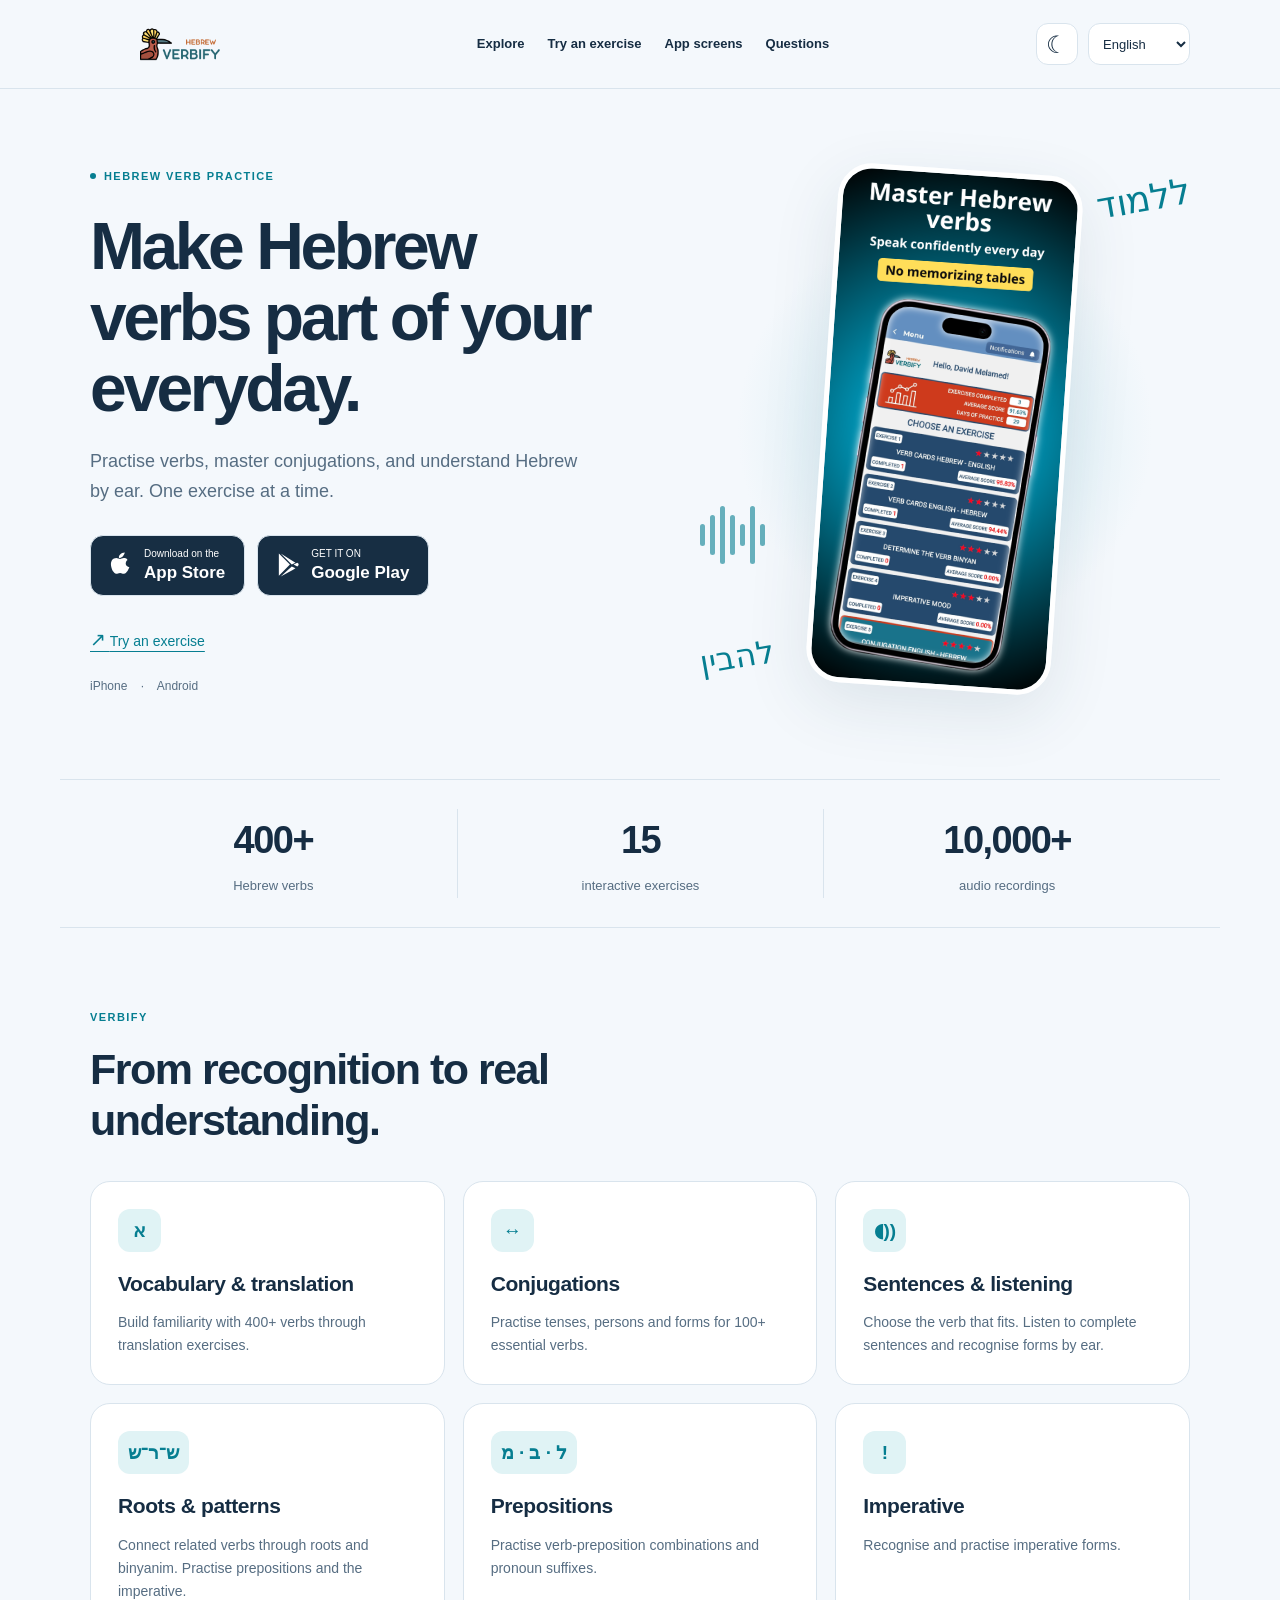
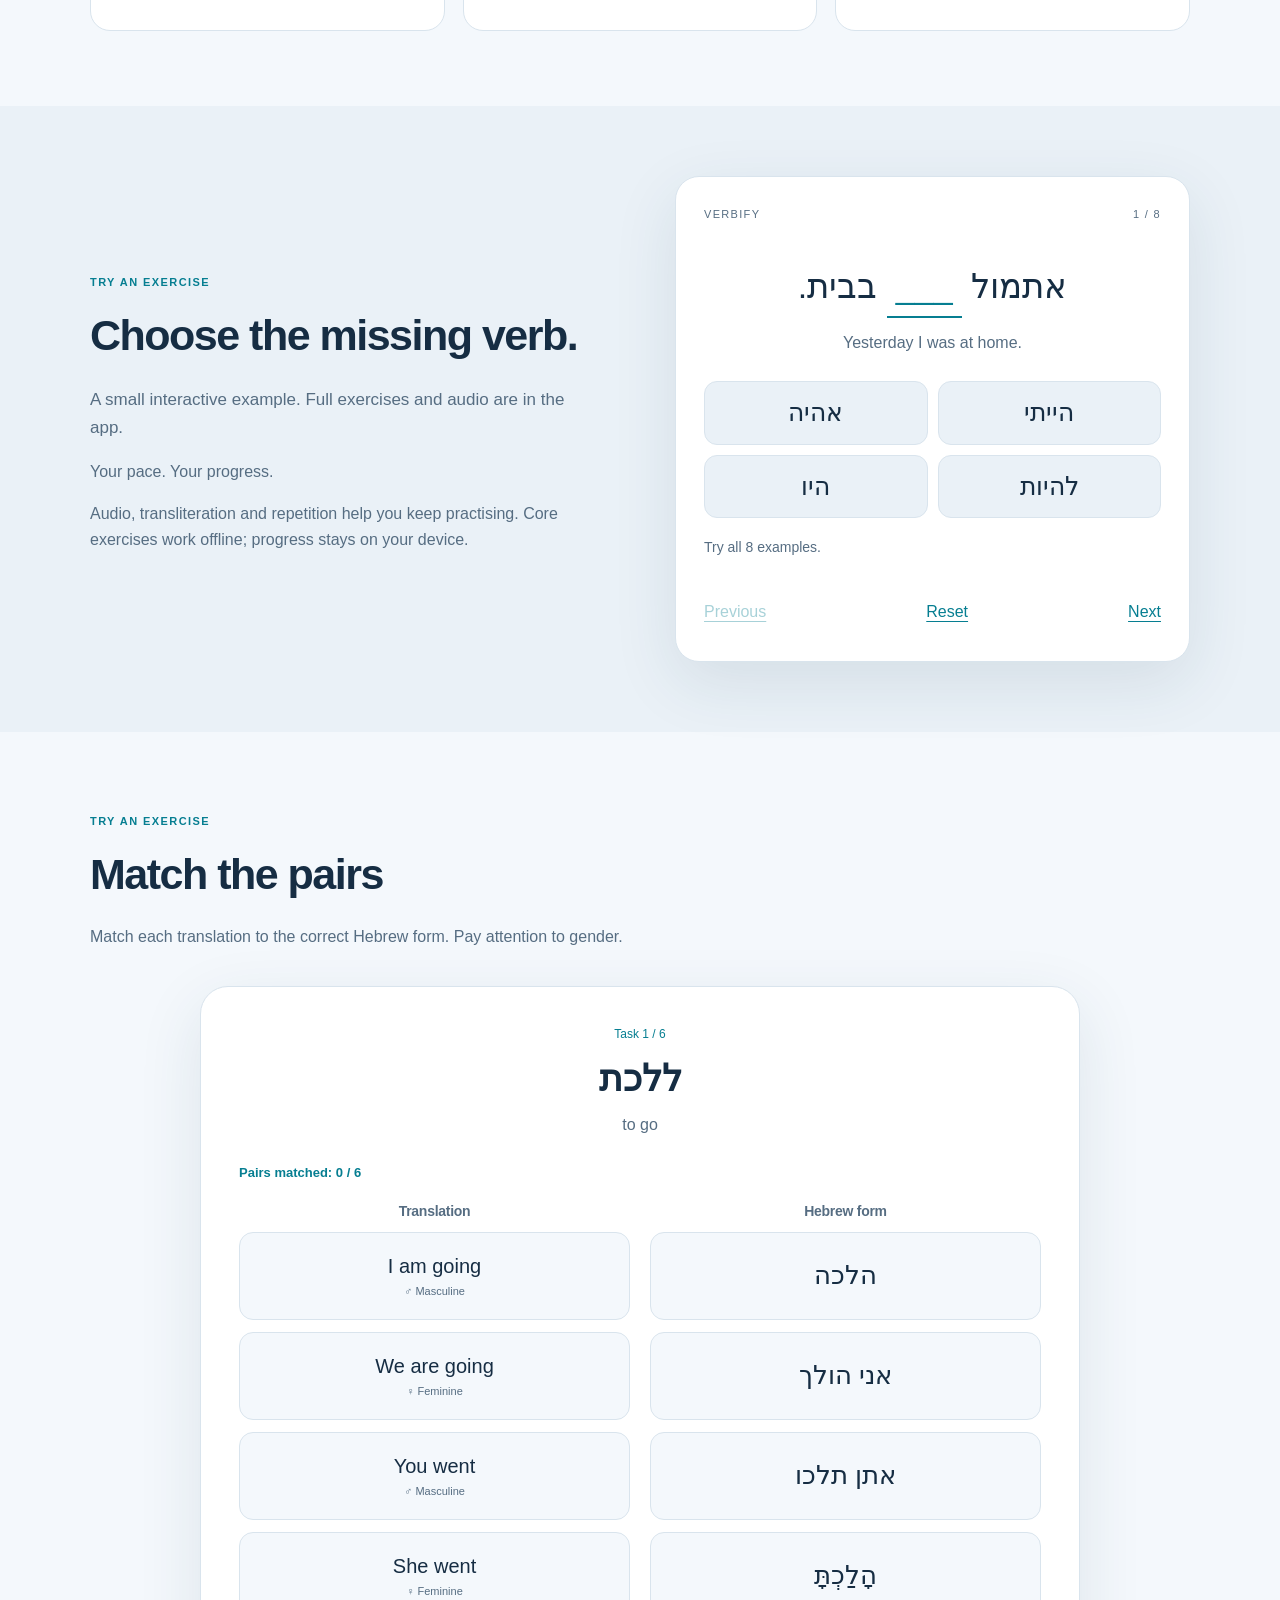
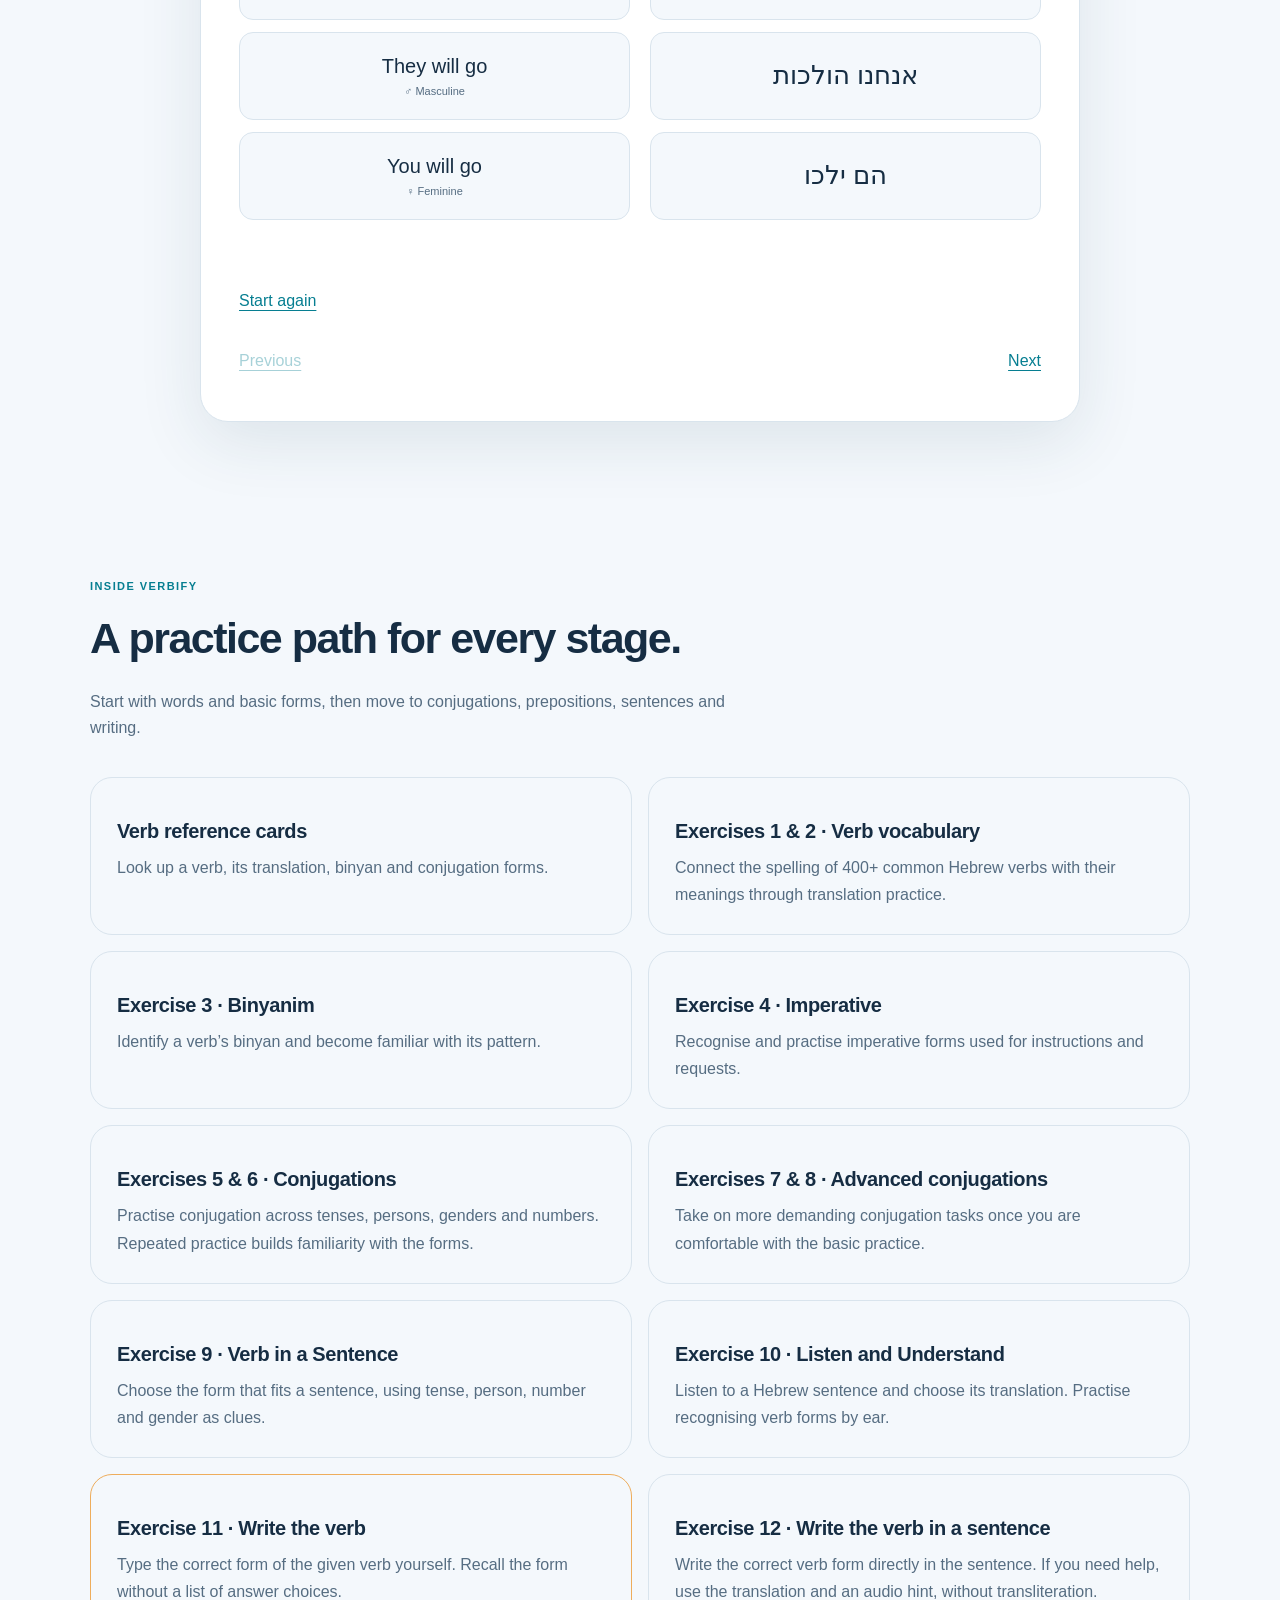
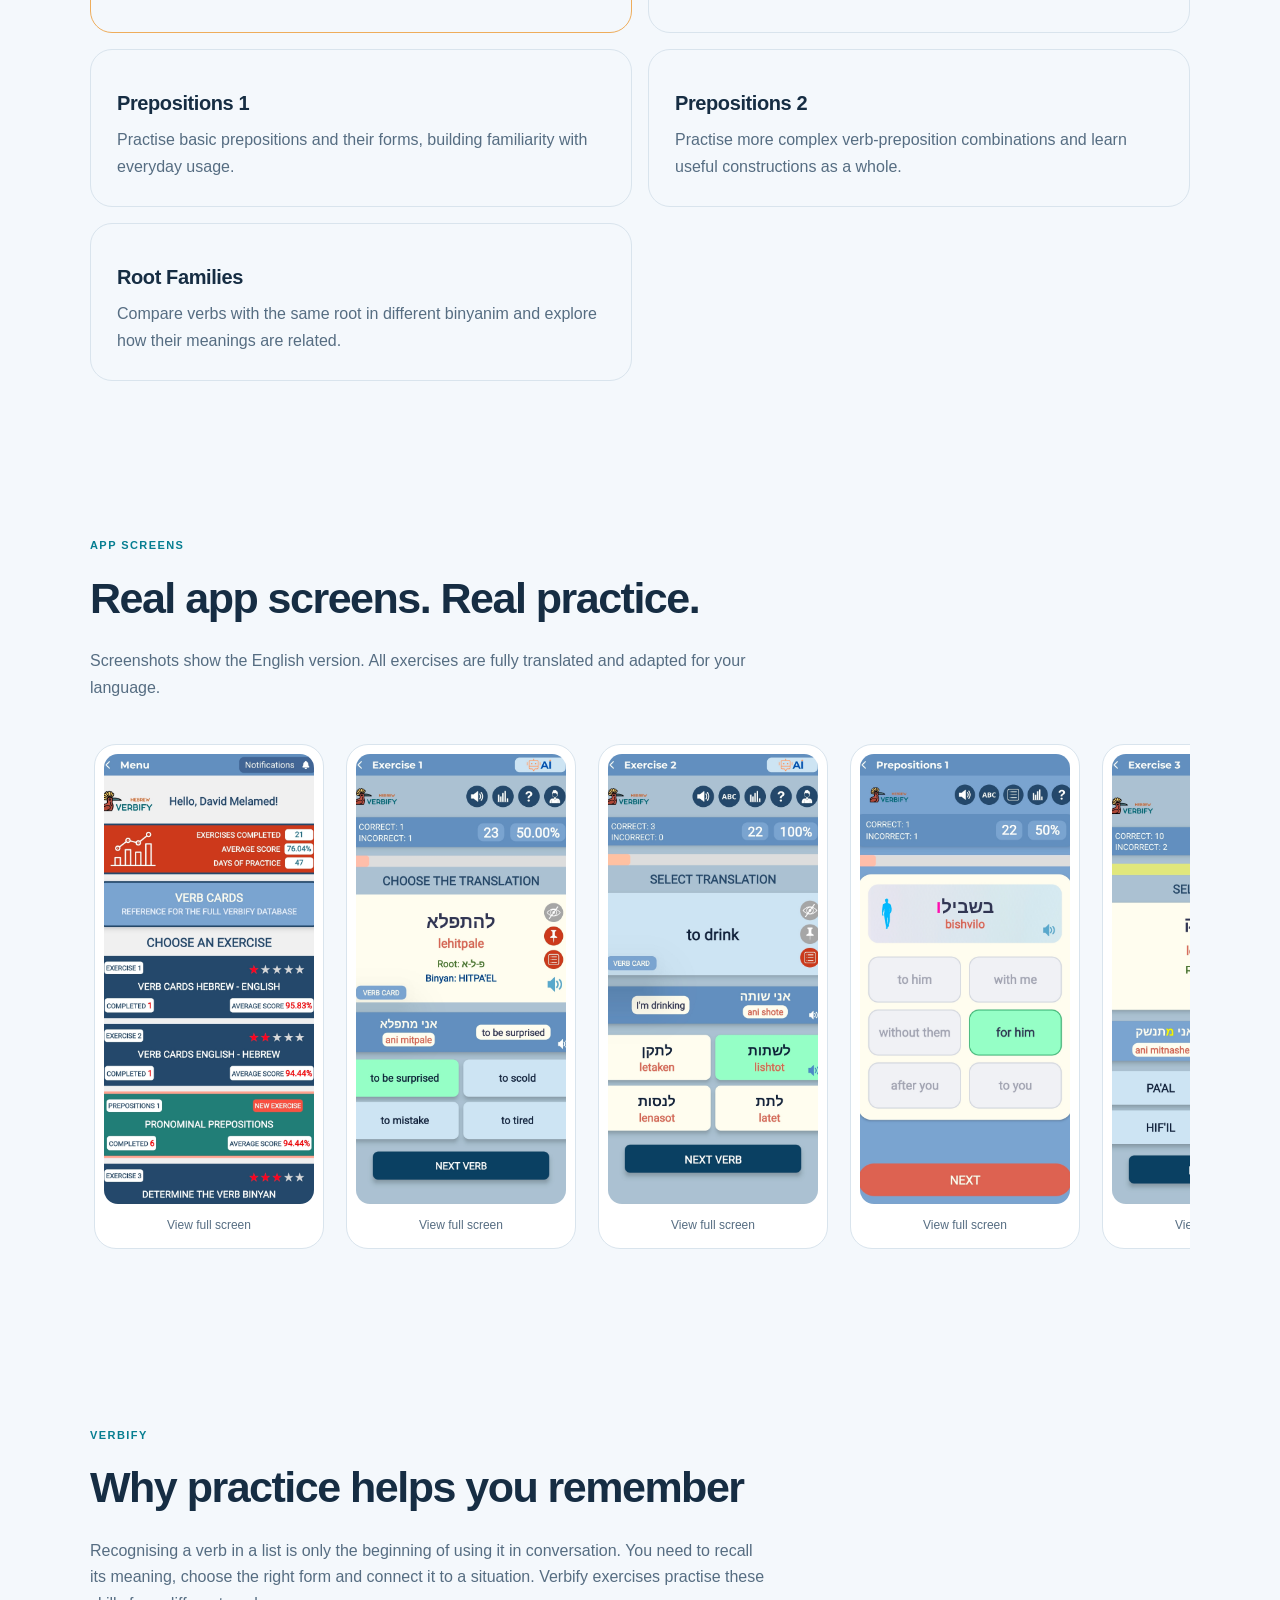
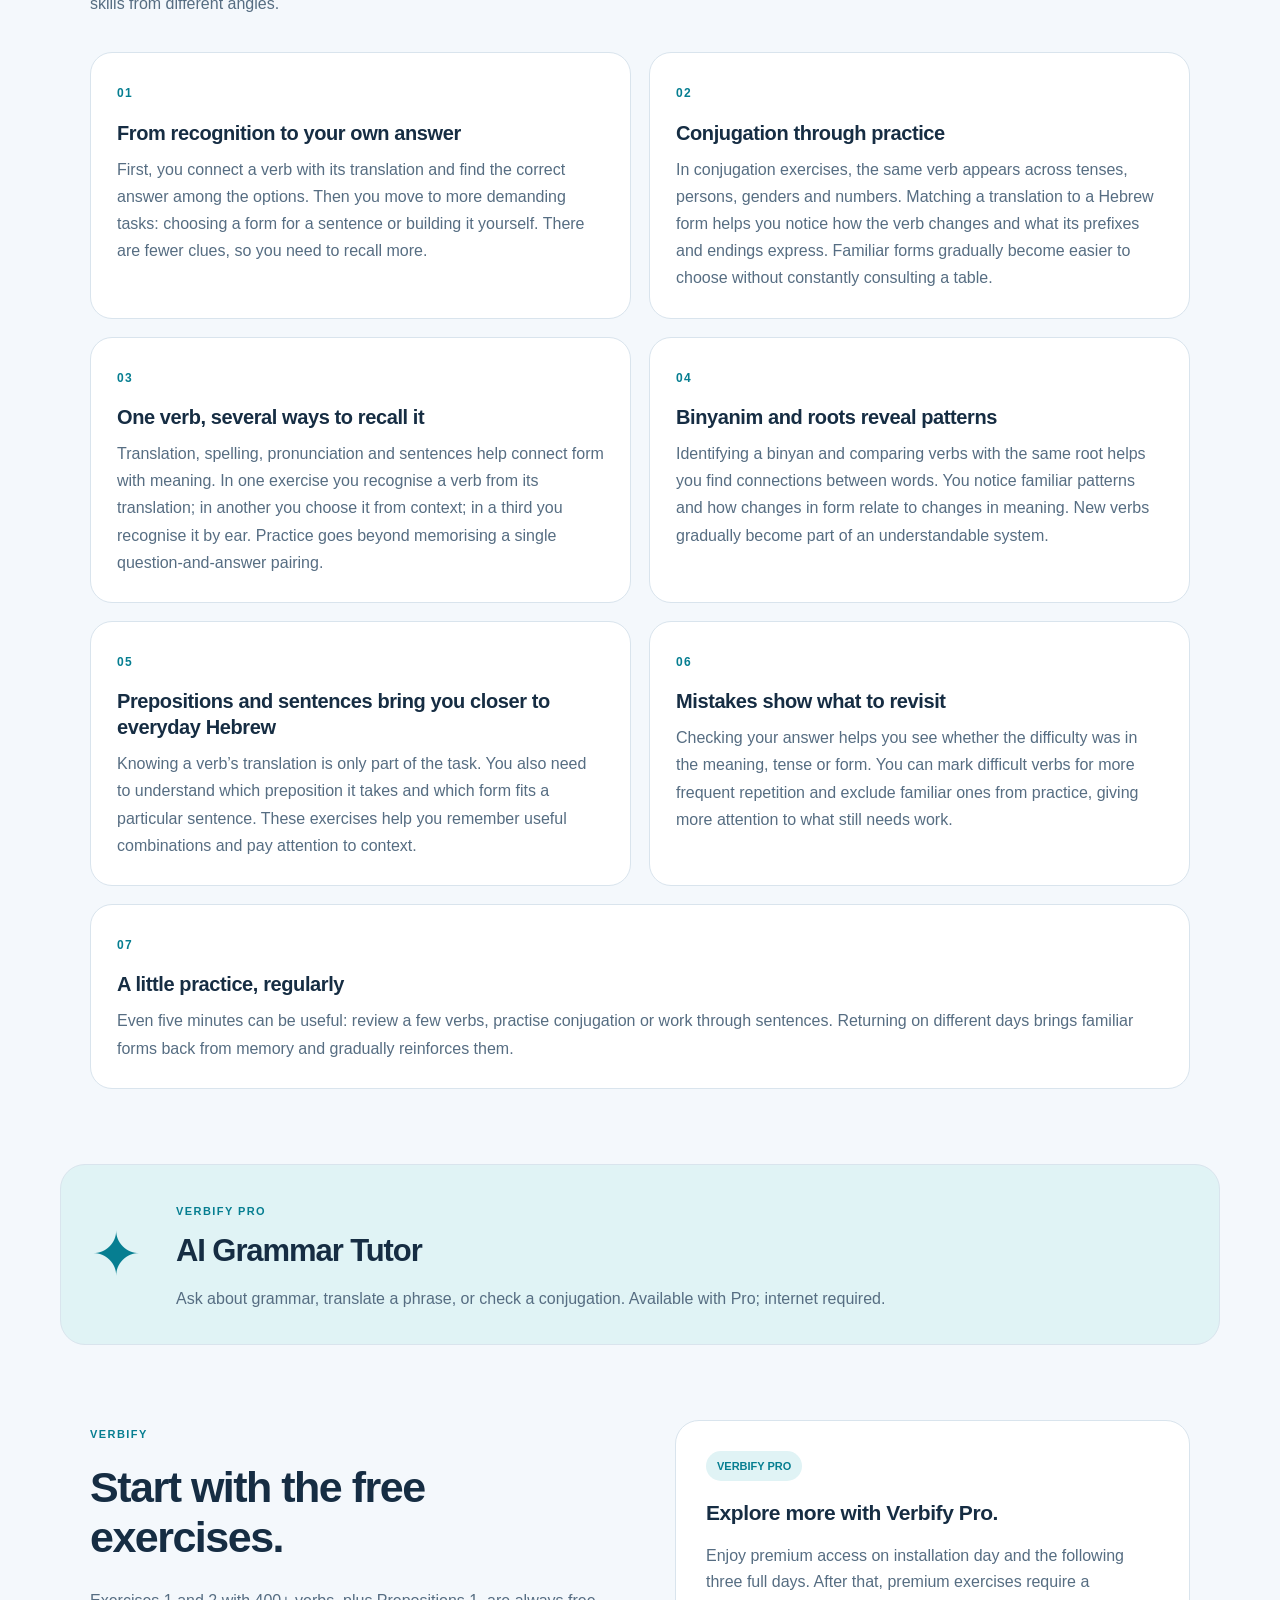
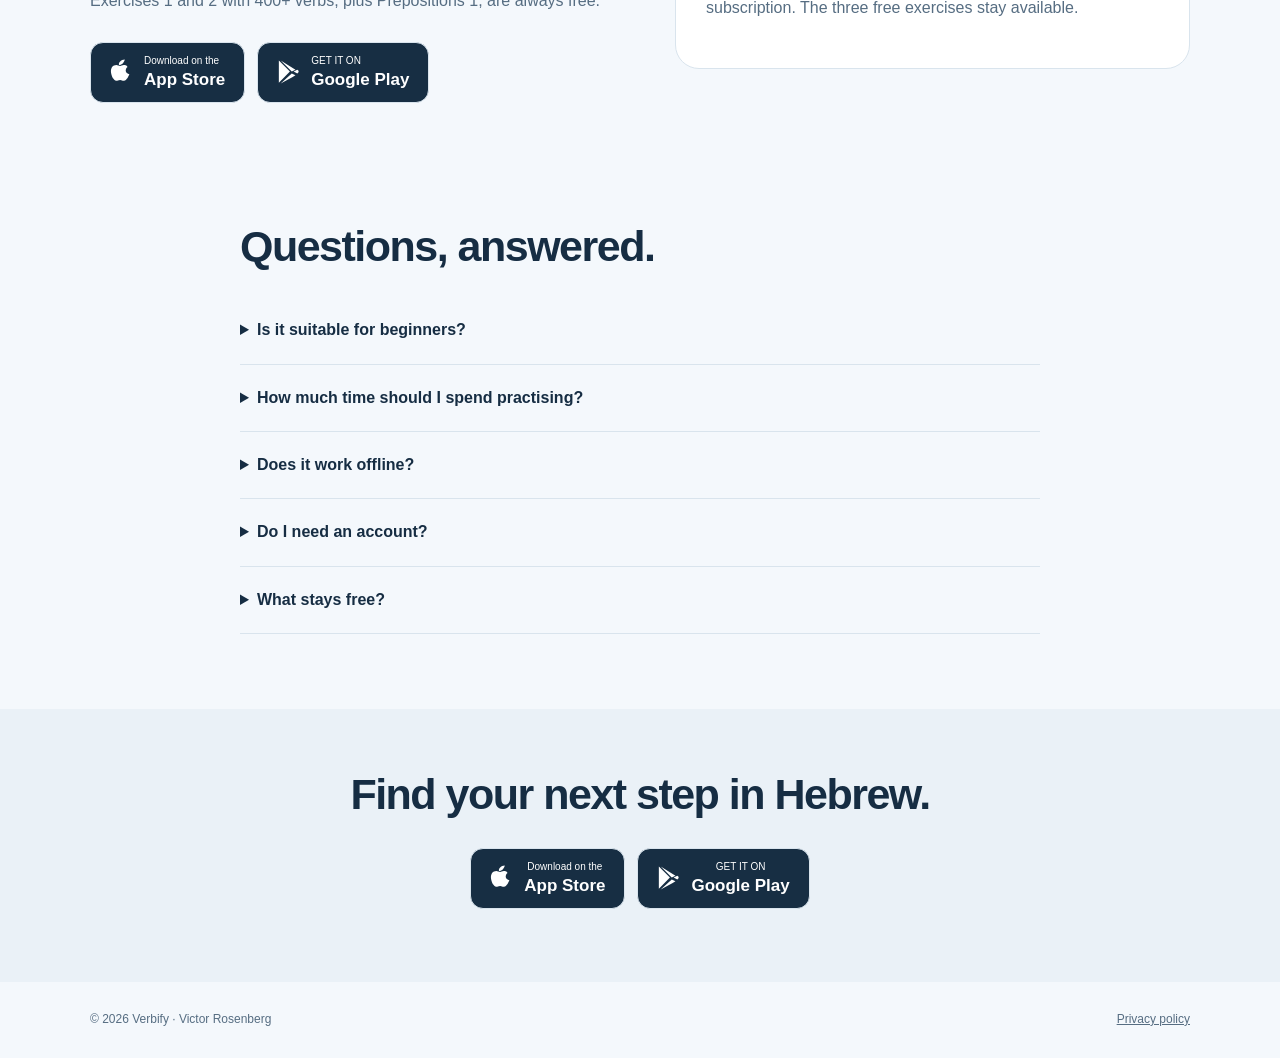
<file: index.html>
<!doctype html><html lang="en" data-theme="light"><head><meta charset="utf-8"><meta name="viewport" content="width=device-width, initial-scale=1"><title>Verbify — Hebrew Verb Practice</title><meta name="description" content="Practise 400+ Hebrew verbs with 15 interactive exercises. Conjugations, binyanim, sentences, listening and prepositions. For iPhone and Android."><meta name="theme-color" content="#f4f8fc"><link rel="icon" href="VERBIFY.png"><meta property="og:title" content="Verbify — Hebrew Verb Practice"><meta property="og:description" content="From your first verb to full sentences. For iPhone and Android."><meta property="og:image" content="https://verbifyapp.netlify.app/VERBIFY.png"><script>try{const t=localStorage.getItem('verbify_theme');document.documentElement.dataset.theme=t==='dark'||t!=='light'&&matchMedia('(prefers-color-scheme: dark)').matches?'dark':'light'}catch{}</script><link rel="stylesheet" href="styles.css">
<script async src="https://www.googletagmanager.com/gtag/js?id=G-NEBYQXZ5FS"></script><script>window.dataLayer=window.dataLayer||[];function gtag(){dataLayer.push(arguments)}gtag('js',new Date());gtag('config','G-NEBYQXZ5FS');</script></head><body>
<a href="#main" class="skip">Skip to content</a><header><div class="wrap nav"><a href="#" class="brand" aria-label="Verbify home"><img src="VERBIFY.png" alt="Verbify" width="150" height="70"></a><nav aria-label="Main navigation"><a href="#features" data-t="20">Explore</a><a href="#demo" data-t="21">Try an exercise</a><a href="#screens" data-t="22">App screens</a><a href="#faq" data-t="23">Questions</a></nav><div class="controls"><button id="theme" class="icon-button" type="button" aria-label="Dark theme"><span aria-hidden="true">☾</span></button><select id="language" aria-label="Language"><option value="en">English</option><option value="ru">Русский</option><option value="fr">Français</option><option value="es">Español</option><option value="pt">Português</option><option value="ar">العربية</option><option value="am">አማርኛ</option><option value="he">עברית</option></select></div></div></header>
<main id="main"><section class="wrap hero"><div class="hero-copy"><div class="eyebrow"><span class="dot"></span><span data-t="48">Hebrew verb practice</span></div><h1 data-t="0">Make Hebrew verbs part of your everyday.</h1><p class="lead" data-t="1">Practise verbs, master conjugations, and understand Hebrew by ear. One exercise at a time.</p><div class="stores"></div><a href="#demo" class="demo-link"><span aria-hidden="true">↗</span> <span data-t="21">Try an exercise</span></a><div class="platform-note">iPhone <span>·</span> Android</div></div><div class="hero-art"><div class="halo"></div><span class="floating-word" dir="rtl">ללמוד</span><img class="main-screen" src="practice.png" alt="Verbify conjugation exercise in English and Hebrew" width="942" height="2048" fetchpriority="high"><span class="floating-word bottom" dir="rtl">להבין</span><div class="audio-decoration" aria-hidden="true"><i></i><i></i><i></i><i></i><i></i><i></i><i></i></div></div></section>
<section class="wrap stats" aria-label="Verbify facts"><div><strong>400+</strong><span data-t="2">Hebrew verbs</span></div><div><strong>15</strong><span data-t="3">interactive exercises</span></div><div><strong>10,000+</strong><span data-t="4">audio recordings</span></div></section>
<section class="wrap section" id="features"><div class="section-heading"><span class="eyebrow">VERBIFY</span><h2 data-t="24">From recognition to real understanding.</h2></div><div class="feature-grid">
<article><span class="feature-symbol" aria-hidden="true">א</span><h3 data-t="49"></h3><p data-t="50"></p></article>
<article><span class="feature-symbol" aria-hidden="true">↔</span><h3 data-t="12"></h3><p data-t="13"></p></article>
<article><span class="feature-symbol" aria-hidden="true">◖))</span><h3 data-t="14"></h3><p data-t="15"></p></article>
<article><span class="feature-symbol" aria-hidden="true">ש־ר־ש</span><h3 data-t="16"></h3><p data-t="17"></p></article>
<article><span class="feature-symbol" aria-hidden="true">ל · ב · מ</span><h3 data-t="51"></h3><p data-t="52"></p></article>
<article><span class="feature-symbol" aria-hidden="true">!</span><h3 data-t="53"></h3><p data-t="54"></p></article></div></section>
<section class="demo-section" id="demo"><div class="wrap demo-layout"><div><span class="eyebrow" data-t="21"></span><h2 data-t="25"></h2><p class="lead small" data-t="26"></p><p data-t="18"></p><p data-t="19"></p></div><div class="exercise"><div class="exercise-top"><span>VERBIFY</span><span id="demo-counter"></span></div><div class="sentence" lang="he" dir="rtl"><span id="demo-before"></span> <span id="blank">___</span> <span id="demo-after"></span></div><p class="sentence-translation" id="demo-translation"></p><div class="answers" dir="rtl"></div><p id="feedback" role="status" aria-live="polite"></p><div class="demo-controls"><button class="reset" id="previous" type="button"></button><button class="reset" id="reset" type="button"></button><button class="reset" id="next" type="button"></button></div></div></div></section>
<section class="wrap section" id="matching"><div class="section-heading"><span class="eyebrow" data-t="21"></span><h2 id="match-title"></h2><p class="section-lead" id="match-intro"></p></div><div class="matching-exercise"><div class="match-progress" id="match-progress"></div><div class="matching-columns"><div><h3 id="match-left-label"></h3><div id="match-left" class="match-column"></div></div><div><h3 id="match-right-label"></h3><div id="match-right" class="match-column" dir="rtl" lang="he"></div></div></div><p id="match-feedback" role="status" aria-live="polite"></p><button id="match-reset" class="reset" type="button"></button></div></section><section class="wrap section" id="program"><div class="section-heading"><span class="eyebrow" id="program-eyebrow"></span><h2 id="program-heading"></h2><p class="section-lead" id="program-intro"></p></div><div class="program-grid" id="program-cards"></div></section><section class="wrap section" id="screens"><div class="section-heading"><span class="eyebrow" data-t="22"></span><h2 data-t="45"></h2><p class="section-lead" data-t="46"></p></div><div class="gallery" aria-label="App screenshots">
<button type="button" class="screen-button" data-image="Screenshot01.jpg"><img src="Screenshot01.jpg" loading="lazy" alt="Verbify app screenshot 1"><span data-t="41"></span></button>
<button type="button" class="screen-button" data-image="Screenshot02.jpg"><img src="Screenshot02.jpg" loading="lazy" alt="Verbify app screenshot 2"><span data-t="41"></span></button>
<button type="button" class="screen-button" data-image="Screenshot03.jpg"><img src="Screenshot03.jpg" loading="lazy" alt="Verbify app screenshot 3"><span data-t="41"></span></button>
<button type="button" class="screen-button" data-image="Screenshot04.jpg"><img src="Screenshot04.jpg" loading="lazy" alt="Verbify app screenshot 4"><span data-t="41"></span></button>
<button type="button" class="screen-button" data-image="Screenshot05.jpg"><img src="Screenshot05.jpg" loading="lazy" alt="Verbify app screenshot 5"><span data-t="41"></span></button>
<button type="button" class="screen-button" data-image="Screenshot06.jpg"><img src="Screenshot06.jpg" loading="lazy" alt="Verbify app screenshot 6"><span data-t="41"></span></button>
<button type="button" class="screen-button" data-image="Screenshot07.jpg"><img src="Screenshot07.jpg" loading="lazy" alt="Verbify app screenshot 7"><span data-t="41"></span></button>
<button type="button" class="screen-button" data-image="Screenshot08.jpg"><img src="Screenshot08.jpg" loading="lazy" alt="Verbify app screenshot 8"><span data-t="41"></span></button>
<button type="button" class="screen-button" data-image="Screenshot09.jpg"><img src="Screenshot09.jpg" loading="lazy" alt="Verbify app screenshot 9"><span data-t="41"></span></button>
<button type="button" class="screen-button" data-image="Screenshot10.jpg"><img src="Screenshot10.jpg" loading="lazy" alt="Verbify app screenshot 10"><span data-t="41"></span></button>
<button type="button" class="screen-button" data-image="Screenshot11.jpg"><img src="Screenshot11.jpg" loading="lazy" alt="Verbify app screenshot 11"><span data-t="41"></span></button>
<button type="button" class="screen-button" data-image="Screenshot12.jpg"><img src="Screenshot12.jpg" loading="lazy" alt="Verbify app screenshot 12"><span data-t="41"></span></button>
<button type="button" class="screen-button" data-image="Screenshot13.jpg"><img src="Screenshot13.jpg" loading="lazy" alt="Verbify app screenshot 13"><span data-t="41"></span></button>
<button type="button" class="screen-button" data-image="Screenshot14.jpg"><img src="Screenshot14.jpg" loading="lazy" alt="Verbify Exercise 12: write the verb in a sentence"><span data-t="41"></span></button>
</div></section>
<section class="wrap section" id="learning"><div class="section-heading"><span class="eyebrow" id="science-eyebrow"></span><h2 id="science-heading"></h2><p class="section-lead" id="science-intro"></p></div><div class="science-grid" id="science-cards"></div><p class="practice-cycle" id="science-cycle"></p><details class="research"><summary id="science-sources"></summary><p id="science-note"></p><ol><li><a href="https://doi.org/10.1126/science.1152408" target="_blank" rel="noopener">Karpicke &amp; Roediger (2008), Science — Retrieval practice</a></li><li><a href="https://doi.org/10.1177/0956797615617778" target="_blank" rel="noopener">Soderstrom, Kerr &amp; Bjork (2016), Psychological Science — Retrieval and spacing</a></li><li><a href="https://doi.org/10.1073/pnas.2413511121" target="_blank" rel="noopener">Variable retrieval practice (2024), PNAS — Vocabulary in varied contexts</a></li></ol></details></section><section class="wrap ai-panel"><span class="ai-icon" aria-hidden="true">✦</span><div><span class="eyebrow">VERBIFY PRO</span><h2 data-t="31"></h2><p data-t="32"></p></div></section>
<section class="wrap section access"><div><span class="eyebrow">VERBIFY</span><h2 data-t="6"></h2><p data-t="7"></p><div class="stores"></div></div><aside><span class="pill">VERBIFY PRO</span><h3 data-t="8"></h3><p data-t="9"></p></aside></section>
<section class="wrap faq section" id="faq"><h2 data-t="33"></h2><details><summary data-t="39"></summary><p data-t="40"></p></details><details><summary data-t="55"></summary><p data-t="56"></p></details><details><summary data-t="34"></summary><p data-t="35"></p></details><details><summary data-t="36"></summary><p data-t="37"></p></details><details><summary data-t="38"></summary><p data-t="7"></p></details></section>
<section class="final-cta"><div class="wrap"><h2 data-t="47"></h2><div class="stores"></div></div></section></main>
<footer class="wrap"><span>© 2026 Verbify · Victor Rosenberg</span><a id="privacy" href="privacy.html?lang=en" data-t="10">Privacy policy</a></footer>
<dialog id="lightbox"><button class="close-dialog" id="close-dialog" type="button" aria-label="Close">×</button><img id="expanded-image" alt="Verbify app screenshot"></dialog>
<script src="content.js"></script><script src="expansion.js"></script><script src="matching-data.js"></script><script src="matching.js"></script><script src="app.js"></script></body></html>
</file>
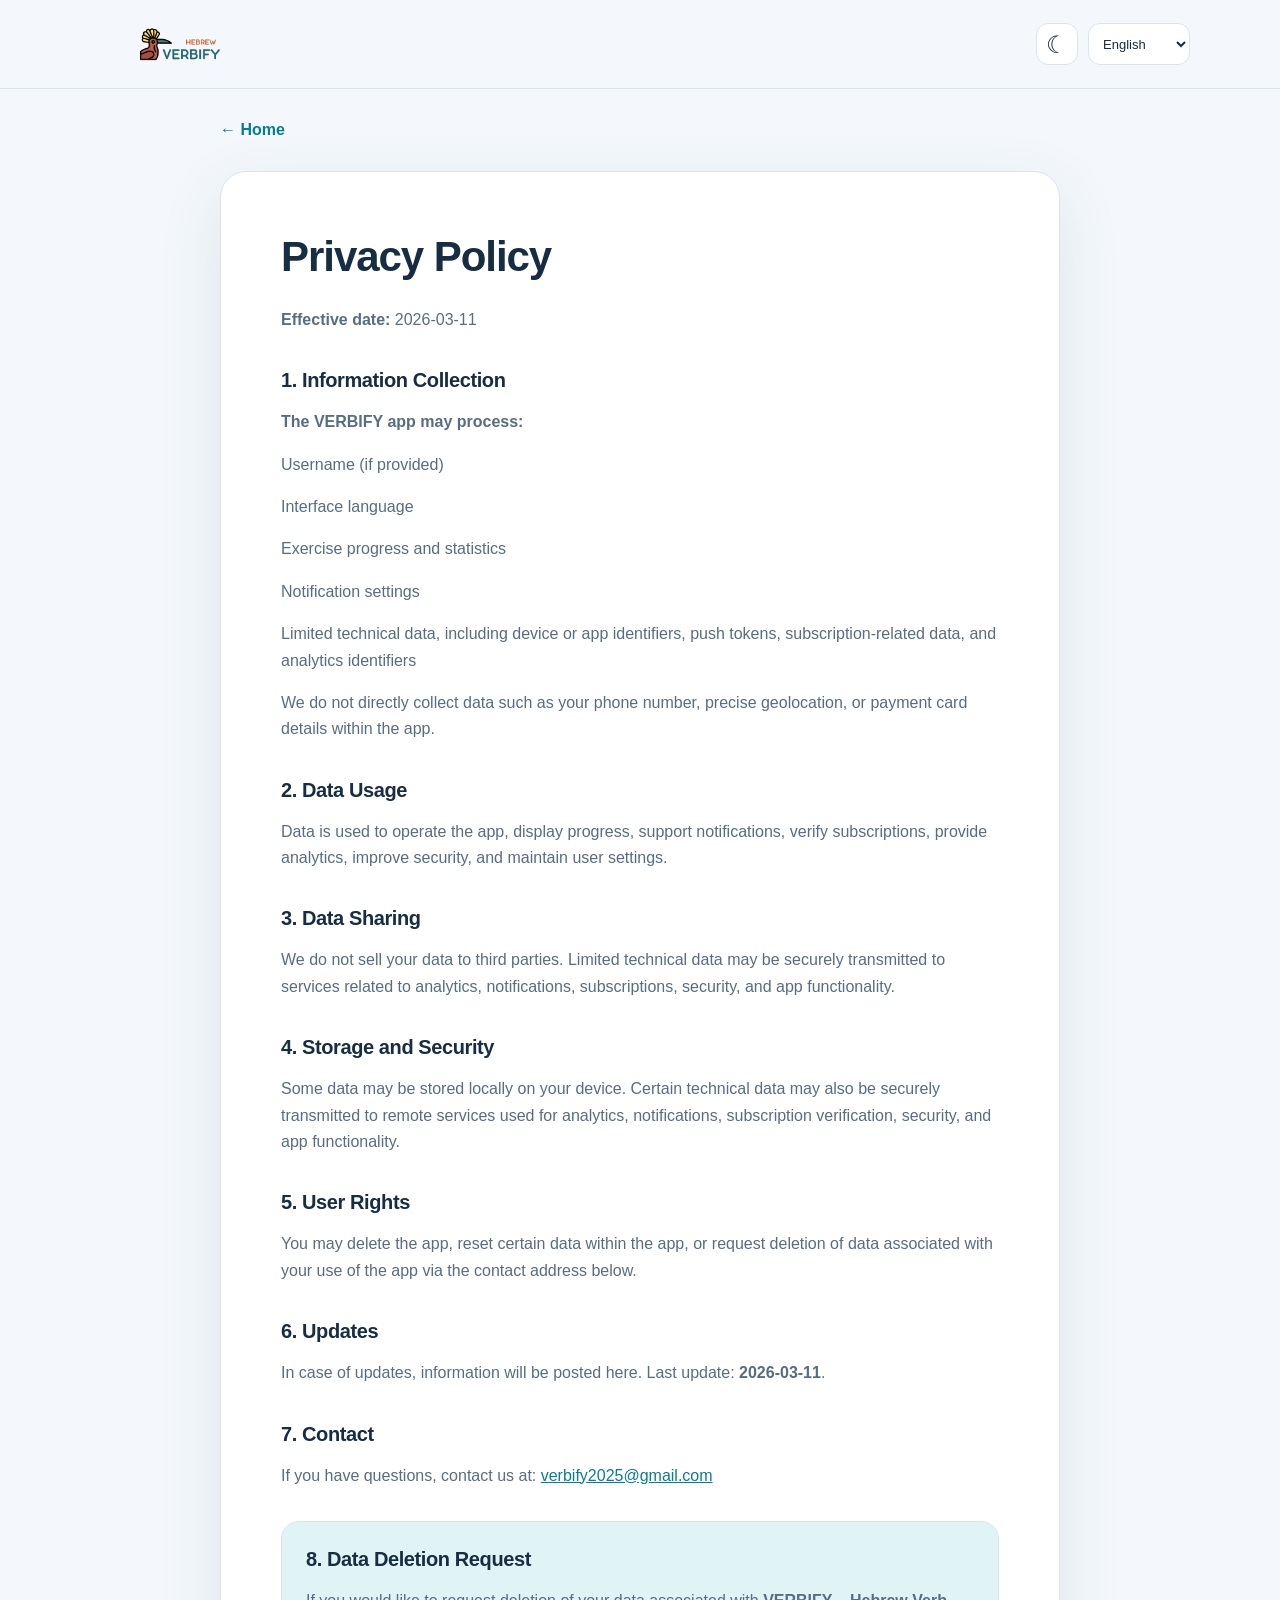
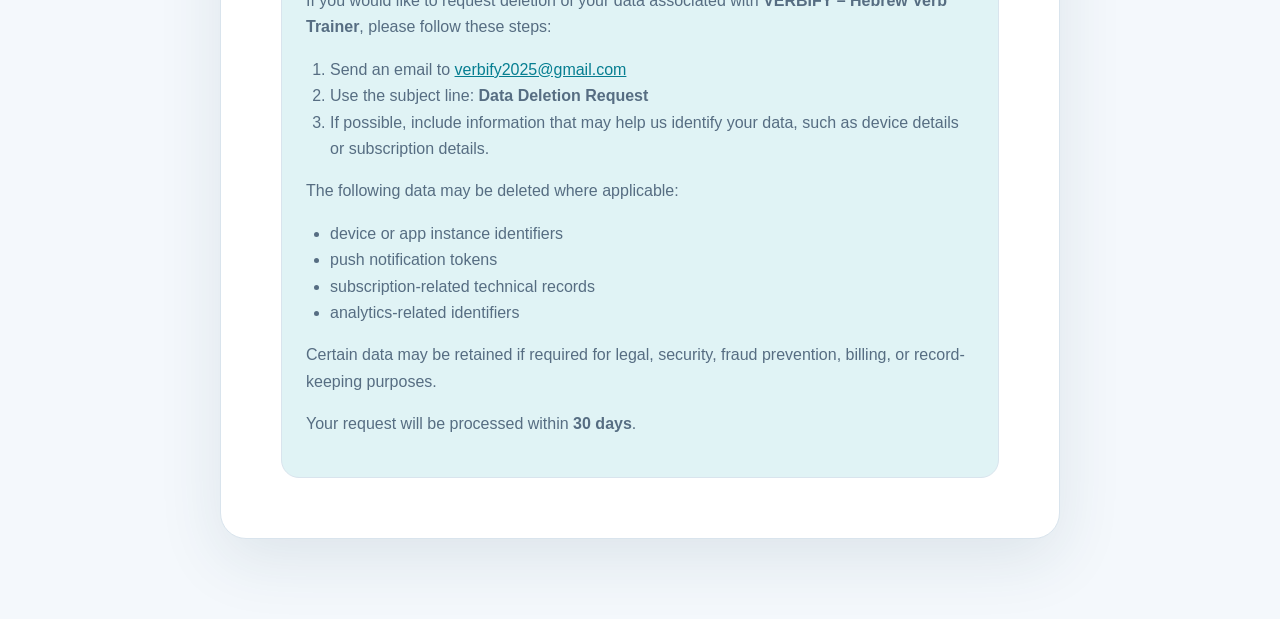
<file: privacy.html>
<!DOCTYPE html>
<html lang="en">
<head>
  <meta charset="UTF-8" />
  <meta name="viewport" content="width=device-width, initial-scale=1.0" />
  <meta name="google" content="notranslate" />
  <title>Privacy Policy • VERBIFY</title>

  <link rel="stylesheet" href="styles.css"><link rel="stylesheet" href="privacy.css">
<script>try{const t=localStorage.getItem('verbify_theme');document.documentElement.dataset.theme=t==='dark'||t!=='light'&&matchMedia('(prefers-color-scheme: dark)').matches?'dark':'light'}catch{}</script></head>

<body class="privacy-page">
<header><div class="wrap nav"><a class="brand" id="privacy-home" href="index.html"><img src="VERBIFY.png" alt="Verbify"></a><div class="controls"><button id="privacy-theme" class="icon-button" type="button"><span aria-hidden="true">☾</span></button><select id="lang" class="lang-select" aria-label="Language">
      <option value="en">English</option>
      <option value="ru">Русский</option>
      <option value="fr">Français</option>
      <option value="es">Español</option>
      <option value="pt">Português</option>
      <option value="ar">العربية</option>
      <option value="am">አማርኛ</option>
      <option value="he">עברית</option>
    </select></div></div></header><div class="privacy-top"><a class="back-link" href="index.html">← Back</a></div>  <div class="container">
    <div class="card">

      <!-- RU -->
      <div id="privacy-ru" class="privacy-text">
        <h2>Политика конфиденциальности</h2>
        <p><strong>Дата вступления в силу:</strong> 2026-03-11</p>

        <h3>1. Сбор информации</h3>
        <p><strong>Приложение VERBIFY может обрабатывать:</strong></p>
        <p><em>Имя пользователя (если указано)</em></p>
        <p><em>Язык интерфейса</em></p>
        <p><em>Прогресс и статистику упражнений</em></p>
        <p><em>Настройки уведомлений</em></p>
        <p><em>Ограниченные технические данные, включая идентификаторы устройства или приложения, push-токены, данные, связанные с подпиской, и аналитические идентификаторы</em></p>
        <p>Мы не собираем напрямую такие данные, как номер телефона, точная геолокация или данные банковской карты внутри приложения.</p>

        <h3>2. Использование данных</h3>
        <p>Данные используются для работы приложения, отображения прогресса, уведомлений, проверки подписок, аналитики, безопасности и пользовательских настроек.</p>

        <h3>3. Передача данных</h3>
        <p>Мы не продаём ваши данные третьим лицам. Ограниченные технические данные могут передаваться в зашифрованном виде сервисам, связанным с аналитикой, уведомлениями, подписками, безопасностью и функциональностью приложения.</p>

        <h3>4. Хранение и безопасность</h3>
        <p>Часть данных может храниться локально на вашем устройстве. Некоторые технические данные также могут безопасно передаваться на удалённые сервисы, используемые для аналитики, уведомлений, проверки подписок, безопасности и работы приложения.</p>

        <h3>5. Права пользователя</h3>
        <p>Вы можете удалить приложение, сбросить часть данных внутри приложения или запросить удаление данных, связанных с использованием приложения, по контактному адресу ниже.</p>

        <h3>6. Обновления</h3>
        <p>В случае обновлений информация будет размещена здесь. Последнее обновление: <strong>2026-03-11</strong>.</p>

        <h3>7. Контакты</h3>
        <p>Если у вас есть вопросы, напишите нам: <a href="mailto:verbify2025@gmail.com">verbify2025@gmail.com</a></p>

        <div class="deletion-box">
          <h3>8. Запрос на удаление данных</h3>
          <p>
            Если вы хотите запросить удаление данных, связанных с приложением
            <strong>VERBIFY – Hebrew Verb Trainer</strong>, выполните следующие действия:
          </p>
          <ol>
            <li>Отправьте письмо на адрес <a href="mailto:verbify2025@gmail.com">verbify2025@gmail.com</a></li>
            <li>Укажите тему письма: <strong>Удаление данных</strong></li>
            <li>По возможности укажите сведения, которые помогут найти ваши данные, например данные устройства или подписки.</li>
          </ol>
          <p>При наличии могут быть удалены следующие данные:</p>
          <ul>
            <li>идентификаторы устройства или экземпляра приложения</li>
            <li>токены push-уведомлений</li>
            <li>технические записи, связанные с подпиской</li>
            <li>аналитические идентификаторы</li>
          </ul>
          <p>
            Некоторые данные могут быть сохранены, если это требуется по юридическим причинам,
            для безопасности, предотвращения мошенничества, биллинга или ведения записей.
          </p>
          <p>Запрос обрабатывается в течение <strong>30 дней</strong>.</p>
        </div>
      </div>

      <!-- EN -->
      <div id="privacy-en" class="privacy-text">
        <h2>Privacy Policy</h2>
        <p><strong>Effective date:</strong> 2026-03-11</p>

        <h3>1. Information Collection</h3>
        <p><strong>The VERBIFY app may process:</strong></p>
        <p><em>Username (if provided)</em></p>
        <p><em>Interface language</em></p>
        <p><em>Exercise progress and statistics</em></p>
        <p><em>Notification settings</em></p>
        <p><em>Limited technical data, including device or app identifiers, push tokens, subscription-related data, and analytics identifiers</em></p>
        <p>We do not directly collect data such as your phone number, precise geolocation, or payment card details within the app.</p>

        <h3>2. Data Usage</h3>
        <p>Data is used to operate the app, display progress, support notifications, verify subscriptions, provide analytics, improve security, and maintain user settings.</p>

        <h3>3. Data Sharing</h3>
        <p>We do not sell your data to third parties. Limited technical data may be securely transmitted to services related to analytics, notifications, subscriptions, security, and app functionality.</p>

        <h3>4. Storage and Security</h3>
        <p>Some data may be stored locally on your device. Certain technical data may also be securely transmitted to remote services used for analytics, notifications, subscription verification, security, and app functionality.</p>

        <h3>5. User Rights</h3>
        <p>You may delete the app, reset certain data within the app, or request deletion of data associated with your use of the app via the contact address below.</p>

        <h3>6. Updates</h3>
        <p>In case of updates, information will be posted here. Last update: <strong>2026-03-11</strong>.</p>

        <h3>7. Contact</h3>
        <p>If you have questions, contact us at: <a href="mailto:verbify2025@gmail.com">verbify2025@gmail.com</a></p>

        <div class="deletion-box">
          <h3>8. Data Deletion Request</h3>
          <p>
            If you would like to request deletion of your data associated with
            <strong>VERBIFY – Hebrew Verb Trainer</strong>, please follow these steps:
          </p>
          <ol>
            <li>Send an email to <a href="mailto:verbify2025@gmail.com">verbify2025@gmail.com</a></li>
            <li>Use the subject line: <strong>Data Deletion Request</strong></li>
            <li>If possible, include information that may help us identify your data, such as device details or subscription details.</li>
          </ol>
          <p>The following data may be deleted where applicable:</p>
          <ul>
            <li>device or app instance identifiers</li>
            <li>push notification tokens</li>
            <li>subscription-related technical records</li>
            <li>analytics-related identifiers</li>
          </ul>
          <p>
            Certain data may be retained if required for legal, security, fraud prevention,
            billing, or record-keeping purposes.
          </p>
          <p>Your request will be processed within <strong>30 days</strong>.</p>
        </div>
      </div>

      <!-- FR -->
      <div id="privacy-fr" class="privacy-text">
        <h2>Politique de confidentialité</h2>
        <p><strong>Date d’entrée en vigueur :</strong> 2026-03-11</p>

        <h3>1. Collecte d’informations</h3>
        <p><strong>L'application VERBIFY peut traiter :</strong></p>
        <p><em>Nom d'utilisateur (si fourni)</em></p>
        <p><em>Langue de l’interface</em></p>
        <p><em>Progression et statistiques des exercices</em></p>
        <p><em>Paramètres de notification</em></p>
        <p><em>Données techniques limitées, y compris les identifiants de l’appareil ou de l’application, les jetons push, les données liées à l’abonnement et les identifiants analytiques</em></p>
        <p>Nous ne collectons pas directement dans l’application des données telles que le numéro de téléphone, la géolocalisation précise ou les informations de carte bancaire.</p>

        <h3>2. Utilisation des données</h3>
        <p>Les données sont utilisées pour faire fonctionner l’application, afficher la progression, prendre en charge les notifications, vérifier les abonnements, fournir des analyses, renforcer la sécurité et conserver les paramètres utilisateur.</p>

        <h3>3. Partage des données</h3>
        <p>Nous ne vendons pas vos données à des tiers. Des données techniques limitées peuvent être transmises de manière sécurisée à des services liés à l’analyse, aux notifications, aux abonnements, à la sécurité et au bon fonctionnement de l’application.</p>

        <h3>4. Stockage et sécurité</h3>
        <p>Certaines données peuvent être stockées localement sur votre appareil. Certaines données techniques peuvent également être transmises de manière sécurisée à des services distants utilisés pour l’analyse, les notifications, la vérification des abonnements, la sécurité et le fonctionnement de l’application.</p>

        <h3>5. Droits de l’utilisateur</h3>
        <p>Vous pouvez supprimer l’application, réinitialiser certaines données dans l’application ou demander la suppression des données associées à votre utilisation de l’application via l’adresse de contact ci-dessous.</p>

        <h3>6. Mises à jour</h3>
        <p>En cas de mise à jour, les informations seront publiées ici. Dernière mise à jour : <strong>2026-03-11</strong>.</p>

        <h3>7. Contact</h3>
        <p>Si vous avez des questions, contactez-nous à : <a href="mailto:verbify2025@gmail.com">verbify2025@gmail.com</a></p>

        <div class="deletion-box">
          <h3>8. Demande de suppression des données</h3>
          <p>
            Si vous souhaitez demander la suppression des données associées à
            <strong>VERBIFY – Hebrew Verb Trainer</strong>, veuillez suivre les étapes suivantes :
          </p>
          <ol>
            <li>Envoyez un email à <a href="mailto:verbify2025@gmail.com">verbify2025@gmail.com</a></li>
            <li>Indiquez l’objet : <strong>Demande de suppression des données</strong></li>
            <li>Si possible, incluez des informations permettant d’identifier vos données, par exemple des informations sur l’appareil ou l’abonnement.</li>
          </ol>
          <p>Les données suivantes peuvent être supprimées, le cas échéant :</p>
          <ul>
            <li>identifiants de l’appareil ou de l’instance de l’application</li>
            <li>jetons de notification push</li>
            <li>données techniques liées à l’abonnement</li>
            <li>identifiants liés à l’analyse</li>
          </ul>
          <p>
            Certaines données peuvent être conservées si cela est requis pour des raisons
            juridiques, de sécurité, de prévention de la fraude, de facturation ou d’archivage.
          </p>
          <p>Votre demande sera traitée sous <strong>30 jours</strong>.</p>
        </div>
      </div>

      <!-- ES -->
      <div id="privacy-es" class="privacy-text">
        <h2>Política de privacidad</h2>
        <p><strong>Fecha de entrada en vigor:</strong> 2026-03-11</p>

        <h3>1. Recopilación de información</h3>
        <p><strong>La app VERBIFY puede procesar:</strong></p>
        <p><em>Nombre de usuario (si se proporciona)</em></p>
        <p><em>Idioma de la interfaz</em></p>
        <p><em>Progreso y estadísticas de ejercicios</em></p>
        <p><em>Configuración de notificaciones</em></p>
        <p><em>Datos técnicos limitados, incluidos identificadores del dispositivo o de la aplicación, tokens push, datos relacionados con la suscripción e identificadores analíticos</em></p>
        <p>No recopilamos directamente dentro de la aplicación datos como número de teléfono, geolocalización precisa o datos de tarjeta bancaria.</p>

        <h3>2. Uso de los datos</h3>
        <p>Los datos se utilizan para el funcionamiento de la aplicación, mostrar el progreso, gestionar notificaciones, verificar suscripciones, proporcionar analítica, mejorar la seguridad y mantener la configuración del usuario.</p>

        <h3>3. Compartir datos</h3>
        <p>No vendemos sus datos a terceros. Los datos técnicos limitados pueden transmitirse de forma segura a servicios relacionados con analítica, notificaciones, suscripciones, seguridad y funcionalidad de la aplicación.</p>

        <h3>4. Almacenamiento y seguridad</h3>
        <p>Algunos datos pueden almacenarse localmente en su dispositivo. Ciertos datos técnicos también pueden transmitirse de forma segura a servicios remotos utilizados para analítica, notificaciones, verificación de suscripciones, seguridad y funcionamiento de la aplicación.</p>

        <h3>5. Derechos del usuario</h3>
        <p>Puede eliminar la aplicación, restablecer ciertos datos dentro de la aplicación o solicitar la eliminación de los datos asociados a su uso de la aplicación mediante la dirección de contacto que aparece a continuación.</p>

        <h3>6. Actualizaciones</h3>
        <p>En caso de actualizaciones, se publicará la información aquí. Última actualización: <strong>2026-03-11</strong>.</p>

        <h3>7. Contacto</h3>
        <p>Si tiene preguntas, contáctenos: <a href="mailto:verbify2025@gmail.com">verbify2025@gmail.com</a></p>

        <div class="deletion-box">
          <h3>8. Solicitud de eliminación de datos</h3>
          <p>
            Si desea solicitar la eliminación de los datos asociados con
            <strong>VERBIFY – Hebrew Verb Trainer</strong>, siga estos pasos:
          </p>
          <ol>
            <li>Envíe un correo a <a href="mailto:verbify2025@gmail.com">verbify2025@gmail.com</a></li>
            <li>Use el asunto: <strong>Solicitud de eliminación de datos</strong></li>
            <li>Si es posible, incluya información que nos ayude a identificar sus datos, por ejemplo detalles del dispositivo o de la suscripción.</li>
          </ol>
          <p>Cuando corresponda, se podrán eliminar los siguientes datos:</p>
          <ul>
            <li>identificadores del dispositivo o de la instancia de la aplicación</li>
            <li>tokens de notificaciones push</li>
            <li>registros técnicos relacionados con la suscripción</li>
            <li>identificadores relacionados con analítica</li>
          </ul>
          <p>
            Algunos datos pueden conservarse si es necesario por motivos legales,
            de seguridad, prevención del fraude, facturación o mantenimiento de registros.
          </p>
          <p>La solicitud se procesará en un plazo de <strong>30 días</strong>.</p>
        </div>
      </div>

      <!-- PT -->
      <div id="privacy-pt" class="privacy-text">
        <h2>Política de Privacidade</h2>
        <p><strong>Data de vigência:</strong> 2026-03-11</p>

        <h3>1. Coleta de informações</h3>
        <p><strong>O aplicativo VERBIFY pode processar:</strong></p>
        <p><em>Nome de usuário (se fornecido)</em></p>
        <p><em>Idioma da interface</em></p>
        <p><em>Progresso e estatísticas dos exercícios</em></p>
        <p><em>Configurações de notificação</em></p>
        <p><em>Dados técnicos limitados, incluindo identificadores do dispositivo ou do aplicativo, tokens push, dados relacionados à assinatura e identificadores analíticos</em></p>
        <p>Não coletamos diretamente dentro do aplicativo dados como número de telefone, geolocalização precisa ou dados de cartão de pagamento.</p>

        <h3>2. Uso dos dados</h3>
        <p>Os dados são usados para operar o aplicativo, exibir progresso, oferecer notificações, verificar assinaturas, fornecer análises, melhorar a segurança e manter as configurações do usuário.</p>

        <h3>3. Compartilhamento de dados</h3>
        <p>Não vendemos seus dados a terceiros. Dados técnicos limitados podem ser transmitidos com segurança para serviços relacionados a análises, notificações, assinaturas, segurança e funcionalidade do aplicativo.</p>

        <h3>4. Armazenamento e segurança</h3>
        <p>Alguns dados podem ser armazenados localmente no seu dispositivo. Certos dados técnicos também podem ser transmitidos com segurança para serviços remotos usados para análises, notificações, verificação de assinaturas, segurança e funcionamento do aplicativo.</p>

        <h3>5. Direitos do usuário</h3>
        <p>Você pode excluir o aplicativo, redefinir certos dados dentro do aplicativo ou solicitar a exclusão de dados associados ao seu uso do aplicativo através do endereço de contato abaixo.</p>

        <h3>6. Atualizações</h3>
        <p>Em caso de atualizações, as informações serão publicadas aqui. Última atualização: <strong>2026-03-11</strong>.</p>

        <h3>7. Contato</h3>
        <p>Se tiver dúvidas, entre em contato: <a href="mailto:verbify2025@gmail.com">verbify2025@gmail.com</a></p>

        <div class="deletion-box">
          <h3>8. Solicitação de exclusão de dados</h3>
          <p>
            Se você deseja solicitar a exclusão dos dados associados ao
            <strong>VERBIFY – Hebrew Verb Trainer</strong>, siga estas etapas:
          </p>
          <ol>
            <li>Envie um email para <a href="mailto:verbify2025@gmail.com">verbify2025@gmail.com</a></li>
            <li>Use o assunto: <strong>Solicitação de exclusão de dados</strong></li>
            <li>Se possível, inclua informações que ajudem a identificar seus dados, como detalhes do dispositivo ou da assinatura.</li>
          </ol>
          <p>Quando aplicável, os seguintes dados poderão ser excluídos:</p>
          <ul>
            <li>identificadores do dispositivo ou da instância do aplicativo</li>
            <li>tokens de notificações push</li>
            <li>registros técnicos relacionados à assinatura</li>
            <li>identificadores relacionados à análise</li>
          </ul>
          <p>
            Alguns dados podem ser mantidos quando necessário por motivos legais,
            de segurança, prevenção de fraude, cobrança ou manutenção de registros.
          </p>
          <p>A solicitação será processada em até <strong>30 dias</strong>.</p>
        </div>
      </div>

      <!-- AR -->
      <div id="privacy-ar" class="privacy-text rtl">
        <h2>سياسة الخصوصية</h2>
        <p><strong>تاريخ السريان:</strong> 2026-03-11</p>

        <h3>1. جمع المعلومات</h3>
        <p><strong>قد يقوم تطبيق VERBIFY بمعالجة:</strong></p>
        <p><em>اسم المستخدم (إذا تم إدخاله)</em></p>
        <p><em>لغة الواجهة</em></p>
        <p><em>تقدّم المستخدم وإحصائيات التمارين</em></p>
        <p><em>إعدادات الإشعارات</em></p>
        <p><em>بيانات تقنية محدودة، بما في ذلك معرّفات الجهاز أو التطبيق، ورموز push، والبيانات المتعلقة بالاشتراك، والمعرّفات التحليلية</em></p>
        <p>نحن لا نجمع مباشرة داخل التطبيق بيانات مثل رقم الهاتف أو الموقع الجغرافي الدقيق أو بيانات بطاقة الدفع.</p>

        <h3>2. استخدام البيانات</h3>
        <p>تُستخدم البيانات لتشغيل التطبيق، وعرض التقدم، ودعم الإشعارات، والتحقق من الاشتراكات، وتوفير التحليلات، وتعزيز الأمان، والحفاظ على إعدادات المستخدم.</p>

        <h3>3. مشاركة البيانات</h3>
        <p>نحن لا نبيع بياناتك لأطراف ثالثة. قد يتم نقل بيانات تقنية محدودة بشكل آمن إلى خدمات مرتبطة بالتحليلات والإشعارات والاشتراكات والأمان ووظائف التطبيق.</p>

        <h3>4. التخزين والأمان</h3>
        <p>قد يتم تخزين بعض البيانات محلياً على جهازك. كما قد يتم نقل بعض البيانات التقنية بشكل آمن إلى خدمات بعيدة تُستخدم للتحليلات والإشعارات والتحقق من الاشتراكات والأمان وتشغيل التطبيق.</p>

        <h3>5. حقوق المستخدم</h3>
        <p>يمكنك حذف التطبيق، أو إعادة تعيين بعض البيانات داخله، أو طلب حذف البيانات المرتبطة باستخدامك للتطبيق عبر عنوان الاتصال أدناه.</p>

        <h3>6. التحديثات</h3>
        <p>في حال وجود تحديثات، سيتم نشر المعلومات هنا. آخر تحديث: <strong>2026-03-11</strong>.</p>

        <h3>7. التواصل</h3>
        <p>للاستفسارات، راسلنا على: <a href="mailto:verbify2025@gmail.com">verbify2025@gmail.com</a></p>

        <div class="deletion-box">
          <h3>8. طلب حذف البيانات</h3>
          <p>
            إذا كنت ترغب في طلب حذف البيانات المرتبطة بتطبيق
            <strong>VERBIFY – Hebrew Verb Trainer</strong>، يرجى اتباع الخطوات التالية:
          </p>
          <ol>
            <li>أرسل رسالة إلى <a href="mailto:verbify2025@gmail.com">verbify2025@gmail.com</a></li>
            <li>اكتب في عنوان الرسالة: <strong>طلب حذف البيانات</strong></li>
            <li>إذا أمكن، أرفق معلومات تساعدنا في تحديد بياناتك، مثل معلومات الجهاز أو الاشتراك.</li>
          </ol>
          <p>قد يتم حذف البيانات التالية عند الاقتضاء:</p>
          <ul>
            <li>معرّفات الجهاز أو معرّفات نسخة التطبيق</li>
            <li>رموز إشعارات الدفع</li>
            <li>السجلات التقنية المتعلقة بالاشتراك</li>
            <li>المعرّفات المتعلقة بالتحليلات</li>
          </ul>
          <p>
            قد نحتفظ ببعض البيانات إذا كان ذلك مطلوباً لأسباب قانونية أو أمنية
            أو لمنع الاحتيال أو للفوترة أو لحفظ السجلات.
          </p>
          <p>تتم معالجة الطلب خلال <strong>30 يوماً</strong>.</p>
        </div>
      </div>

      <!-- AM -->
      <div id="privacy-am" class="privacy-text">
        <h2>የግላዊነት ፖሊሲ</h2>
        <p><strong>ተግባራዊ ቀን፡</strong> 2026-03-11</p>

        <h3>1. መረጃ ማከማቻ</h3>
        <p><strong>VERBIFY መተግበሪያ ሊያከናውን የሚችለው:</strong></p>
        <p><em>የተጠቃሚ ስም (ካስገባው)</em></p>
        <p><em>የትንሳኤ ቋንቋ</em></p>
        <p><em>የልምድ እድገት እና ስታቲስቲክስ</em></p>
        <p><em>የአስታዋሽ ቅንብሮች</em></p>
        <p><em>የመሣሪያ ወይም የመተግበሪያ መለያዎች፣ push token ዎች፣ ከምዝገባ ጋር የተያያዙ መረጃዎች እና የanalytics መለያዎችን ጨምሮ የተገደቡ ቴክኒካዊ ውሂቦች</em></p>
        <p>በመተግበሪያው ውስጥ በቀጥታ እንደ ስልክ ቁጥር፣ ትክክለኛ አካባቢ ወይም የካርድ ክፍያ መረጃ አንሰበስብም።</p>

        <h3>2. የመረጃ አጠቃቀም</h3>
        <p>መረጃዎቹ ለመተግበሪያው ሥራ፣ ልምድ ማሳያ፣ ማሳወቂያዎች፣ ምዝገባ ማረጋገጫ፣ ትንታኔ፣ ደህንነት እና የተጠቃሚ ቅንብሮች ይጠቀማሉ።</p>

        <h3>3. የመረጃ ማጋራት</h3>
        <p>መረጃዎችዎን ለሶስተኛ ወገኖች አንሸጥም። የተገደቡ ቴክኒካዊ ውሂቦች ከanalytics፣ ማሳወቂያዎች፣ ምዝገባዎች፣ ደህንነት እና የመተግበሪያ ሥራ ጋር ወደ ተያያዙ አገልግሎቶች በደህና ሊላኩ ይችላሉ።</p>

        <h3>4. ቀመጥና ደህንነት</h3>
        <p>አንዳንድ ውሂቦች በመሣሪያዎ ላይ በአካባቢ ሊቀመጡ ይችላሉ። አንዳንድ ቴክኒካዊ ውሂቦች ደግሞ ለanalytics፣ ማሳወቂያ፣ ምዝገባ ማረጋገጫ፣ ደህንነት እና የመተግበሪያ ሥራ የሚውሉ የርቀት አገልግሎቶች በደህና ሊላኩ ይችላሉ።</p>

        <h3>5. የተጠቃሚ መብቶች</h3>
        <p>መተግበሪያውን ማስወገድ፣ በውስጡ አንዳንድ ውሂቦችን እንደገና ማስጀመር ወይም ከመጠቀምዎ ጋር የተያያዘ ውሂብ እንዲሰረዝ ከታች ባለው አድራሻ መጠየቅ ይችላሉ።</p>

        <h3>6. አዳዲስ እንዲሁም አሻሻዎች</h3>
        <p>በማንኛውም አዳዲስ ላይ መረጃው እዚህ ይታያል። የመጨረሻ ዝመና፡ <strong>2026-03-11</strong></p>

        <h3>7. መገናኛ</h3>
        <p>ለጥያቄዎች፡ <a href="mailto:verbify2025@gmail.com">verbify2025@gmail.com</a></p>

        <div class="deletion-box">
          <h3>8. የውሂብ ማጥፋት ጥያቄ</h3>
          <p>
            ከ <strong>VERBIFY – Hebrew Verb Trainer</strong> ጋር የተያያዘ ውሂብዎን እንዲሰረዝ
            መጠየቅ ከፈለጉ እባክዎ እነዚህን ደረጃዎች ይከተሉ:
          </p>
          <ol>
            <li>ወደ <a href="mailto:verbify2025@gmail.com">verbify2025@gmail.com</a> ኢሜይል ይላኩ</li>
            <li>በርዕሱ ላይ <strong>የውሂብ ማጥፋት ጥያቄ</strong> ብለው ይጻፉ</li>
            <li>ከተቻለ ውሂብዎን ለመለየት የሚረዱ የመሣሪያ ወይም የምዝገባ መረጃዎችን ያካትቱ</li>
          </ol>
          <p>ካለ እነዚህ ዓይነት ውሂቦች ሊሰረዙ ይችላሉ:</p>
          <ul>
            <li>የመሣሪያ መለያዎች ወይም የመተግበሪያ መለያዎች</li>
            <li>የpush ማሳወቂያ token ዎች</li>
            <li>ከምዝገባ ጋር የተያያዙ ቴክኒካዊ መዝገቦች</li>
            <li>ከanalytics ጋር የተያያዙ መለያዎች</li>
          </ul>
          <p>
            አንዳንድ ውሂቦች በሕግ፣ በደህንነት፣ በማጭበርበር መከላከል፣
            በክፍያ ወይም በመዝገብ ጥበቃ ምክንያት ሊቀመጡ ይችላሉ።
          </p>
          <p>ጥያቄው በ <strong>30 ቀናት</strong> ውስጥ ይታያል።</p>
        </div>
      </div>

      <!-- HE -->
      <div id="privacy-he" class="privacy-text rtl">
        <h2>מדיניות פרטיות</h2>
        <p><strong>תאריך התחולה:</strong> 2026-03-11</p>

        <h3>1. איסוף מידע</h3>
        <p><strong>האפליקציה VERBIFY עשויה לעבד:</strong></p>
        <p><em>שם משתמש (אם סופק)</em></p>
        <p><em>שפת הממשק</em></p>
        <p><em>התקדמות וסטטיסטיקות של תרגולים</em></p>
        <p><em>הגדרות התראות</em></p>
        <p><em>נתונים טכניים מוגבלים, כולל מזהי מכשיר או אפליקציה, טוקנים של push, נתונים הקשורים למנוי ומזהים אנליטיים</em></p>
        <p>איננו אוספים ישירות בתוך האפליקציה נתונים כגון מספר טלפון, מיקום מדויק או פרטי כרטיס תשלום.</p>

        <h3>2. שימוש במידע</h3>
        <p>הנתונים משמשים להפעלת האפליקציה, להצגת התקדמות, לתמיכה בהתראות, לאימות מנויים, לניתוח נתונים, לשיפור האבטחה ולשמירת הגדרות המשתמש.</p>

        <h3>3. שיתוף מידע</h3>
        <p>איננו מוכרים את הנתונים שלך לצדדים שלישיים. נתונים טכניים מוגבלים עשויים להיות מועברים באופן מאובטח לשירותים הקשורים לניתוח נתונים, התראות, מנויים, אבטחה ותפקוד האפליקציה.</p>

        <h3>4. אחסון ואבטחה</h3>
        <p>חלק מהנתונים עשוי להישמר מקומית על המכשיר שלך. נתונים טכניים מסוימים עשויים גם להיות מועברים באופן מאובטח לשירותים מרוחקים המשמשים לניתוח נתונים, התראות, אימות מנויים, אבטחה ותפעול האפליקציה.</p>

        <h3>5. זכויות המשתמש</h3>
        <p>באפשרותך למחוק את האפליקציה, לאפס נתונים מסוימים בתוכה, או לבקש מחיקה של נתונים הקשורים לשימוש שלך באפליקציה באמצעות כתובת הקשר שלמטה.</p>

        <h3>6. עדכונים</h3>
        <p>במקרה של עדכונים, המידע יפורסם כאן. עדכון אחרון: <strong>2026-03-11</strong>.</p>

        <h3>7. יצירת קשר</h3>
        <p>לשאלות: <a href="mailto:verbify2025@gmail.com">verbify2025@gmail.com</a></p>

        <div class="deletion-box">
          <h3>8. בקשה למחיקת נתונים</h3>
          <p>
            אם ברצונך לבקש מחיקה של נתונים הקשורים לאפליקציית
            <strong>VERBIFY – Hebrew Verb Trainer</strong>, יש לפעול כך:
          </p>
          <ol>
            <li>שלח/י אימייל אל <a href="mailto:verbify2025@gmail.com">verbify2025@gmail.com</a></li>
            <li>יש לציין בנושא ההודעה: <strong>בקשה למחיקת נתונים</strong></li>
            <li>ככל האפשר, יש לצרף פרטים שיסייעו לנו לזהות את הנתונים, למשל פרטי מכשיר או פרטי מנוי</li>
          </ol>
          <p>במקרה הרלוונטי, ייתכן שנמחק את סוגי הנתונים הבאים:</p>
          <ul>
            <li>מזהי מכשיר או מזהי מופע אפליקציה</li>
            <li>טוקנים של התראות push</li>
            <li>רשומות טכניות הקשורות למנוי</li>
            <li>מזהים הקשורים לניתוח נתונים</li>
          </ul>
          <p>
            ייתכן שחלק מהנתונים יישמרו אם הדבר נדרש מסיבות משפטיות,
            אבטחה, מניעת הונאה, חיוב או ניהול רשומות.
          </p>
          <p>הבקשה תטופל בתוך <strong>30 ימים</strong>.</p>
        </div>
      </div>

    </div>
  </div>

  <script>
function updatePrivacyTheme(){const dark=document.documentElement.dataset.theme==='dark';const b=document.getElementById('privacy-theme');b.setAttribute('aria-pressed',String(dark));b.setAttribute('aria-label',({en:['Dark theme','Light theme'],ru:['Тёмная тема','Светлая тема'],fr:['Thème sombre','Thème clair'],es:['Tema oscuro','Tema claro'],pt:['Tema escuro','Tema claro'],ar:['الوضع الداكن','الوضع الفاتح'],am:['ጨለማ ገጽታ','ብርሃን ገጽታ'],he:['ערכת נושא כהה','ערכת נושא בהירה']})[document.documentElement.lang||'en'][dark?1:0]);b.querySelector('span').textContent=dark?'☀':'☾'}
    document.getElementById('privacy-theme').addEventListener('click',()=>{const t=document.documentElement.dataset.theme==='dark'?'light':'dark';document.documentElement.dataset.theme=t;try{localStorage.setItem('verbify_theme',t)}catch{}updatePrivacyTheme()});
    const selector = document.getElementById('lang');

    function getPreferredLang() {
      const browserLangs = (navigator.languages && navigator.languages.length)
        ? navigator.languages
        : [navigator.language || navigator.userLanguage || 'en'];

      for (let lang of browserLangs) {
        if (!lang) continue;
        lang = lang.toLowerCase();
        if (lang.startsWith('ru')) return 'ru';
        if (lang.startsWith('fr')) return 'fr';
        if (lang.startsWith('es')) return 'es';
        if (lang.startsWith('pt')) return 'pt';
        if (lang.startsWith('ar')) return 'ar';
        if (lang.startsWith('am')) return 'am';
        if (lang.startsWith('he') || lang.startsWith('iw')) return 'he';
        if (lang.startsWith('en')) return 'en';
      }
      return 'en';
    }

    function applyLang(lang) {
      document.querySelectorAll('.privacy-text').forEach(div => div.classList.remove('visible'));
      const current = document.getElementById('privacy-' + lang) || document.getElementById('privacy-en');
      if (current) current.classList.add('visible');
      selector.value = lang;
      document.documentElement.lang=lang;document.documentElement.dir=['ar','he'].includes(lang)?'rtl':'ltr';
      document.querySelector('.back-link').textContent=({en:'← Home',ru:'← На главную',fr:'← Accueil',es:'← Inicio',pt:'← Início',ar:'الرئيسية →',am:'← መነሻ',he:'עמוד הבית →'})[lang];
      document.querySelectorAll('.back-link,#privacy-home').forEach(a=>a.href='index.html?lang='+lang);
      try{localStorage.setItem('verbify_language',lang)}catch{}
      updatePrivacyTheme();
    }

    function getLangFromQuery() {
      const p = new URLSearchParams(window.location.search);
      const lang = (p.get('lang') || '').toLowerCase();
      const allowed = ['en','ru','fr','es','pt','ar','am','he'];
      return allowed.includes(lang) ? lang : null;
    }

    selector.addEventListener('change', (e) => {
      const lang = e.target.value;
      applyLang(lang);

      const url = new URL(window.location.href);
      url.searchParams.set('lang', lang);
      window.history.replaceState({}, '', url.toString());
    });

    window.addEventListener('DOMContentLoaded', () => {
      const fromQuery = getLangFromQuery();
      let saved;try{saved=localStorage.getItem('verbify_language')}catch{};const initial = fromQuery || (['en','ru','fr','es','pt','ar','am','he'].includes(saved)?saved:null) || getPreferredLang();
      applyLang(initial);
    });
  </script>
</body>
</html>
</file>
<file: styles.css>
:root{color-scheme:light;--bg:#f4f8fc;--panel:#fff;--ink:#162d43;--muted:#566d82;--line:#d9e4ed;--accent:#067e91;--accent-soft:#e0f3f5;--nav:rgba(244,248,252,.94);--section:#eaf1f7;--shadow:0 20px 65px #1b42571b;--success:#11784b;--error:#b64238;--button:#172e43;--halo:#b7e0eb}
:root[data-theme=dark]{color-scheme:dark;--bg:#0b101c;--panel:#141e30;--ink:#ecf3fc;--muted:#a8b9cf;--line:#29374c;--accent:#52d0e2;--accent-soft:#15313f;--nav:rgba(11,16,28,.94);--section:#0f1828;--shadow:0 20px 65px #0005;--success:#79e2af;--error:#ffaaa4;--button:#1f354b;--halo:#16758c}
*{box-sizing:border-box}html{scroll-behavior:smooth;scroll-padding-top:105px}body{margin:0;background:var(--bg);color:var(--ink);font-family:Inter,-apple-system,BlinkMacSystemFont,"Segoe UI",Arial,sans-serif;line-height:1.65}button,input,select{font:inherit}button,a,select{-webkit-tap-highlight-color:transparent}button{cursor:pointer}a{color:inherit}img{max-width:100%}.wrap{max-width:1160px;margin-inline:auto;padding-inline:30px}header{position:sticky;top:0;background:var(--nav);backdrop-filter:blur(16px);border-bottom:1px solid var(--line);z-index:10}.nav{height:88px;display:flex;align-items:center;gap:30px;justify-content:space-between}.brand img{width:180px;height:80px;object-fit:contain;display:block}.nav nav{display:flex;gap:23px;font-size:13px;font-weight:600}.nav nav a{text-decoration:none}.nav nav a:hover{color:var(--accent)}.controls{display:flex;gap:10px;align-items:center}select,.icon-button{background:var(--panel);color:var(--ink);border:1px solid var(--line);border-radius:12px;height:42px}.icon-button{min-width:42px;font-size:24px}select{font-size:13px;padding-inline:10px;max-width:145px}.hero{display:grid;grid-template-columns:1.1fr 1fr;gap:70px;align-items:center;padding-block:55px 65px;overflow:hidden}.eyebrow{font-size:11px;font-weight:750;letter-spacing:.13em;text-transform:uppercase;color:var(--accent);display:inline-flex;align-items:center;gap:8px}.dot{height:6px;width:6px;border-radius:50%;background:var(--accent)}h1{font-size:clamp(42px,5.2vw,66px);line-height:1.08;letter-spacing:-.052em;margin:23px 0}p{color:var(--muted)}.lead{font-size:18px;max-width:510px}.lead.small{font-size:17px}.stores{display:flex;gap:12px;flex-wrap:wrap;margin-block:28px}.store{display:flex;align-items:center;gap:10px;min-height:61px;padding:11px 19px;background:var(--button);border:1px solid var(--line);border-radius:13px;color:#fff;text-decoration:none;transition:transform .18s}.store:hover{transform:translateY(-3px)}.store.recommended{border-color:var(--accent);box-shadow:0 0 0 2px var(--accent-soft)}.store svg{width:24px;height:27px;fill:currentColor}.store span{font-size:17px;font-weight:650;line-height:1.2}.store small{display:block;font-size:10px;font-weight:400;margin-bottom:3px}.demo-link{font-size:14px;color:var(--accent);text-underline-offset:5px}.demo-link>span:first-child{font-size:19px}.platform-note{font-size:12px;color:var(--muted);margin-top:22px}.platform-note span{margin-inline:10px}.hero-art{min-height:570px;position:relative;display:flex;align-items:center;justify-content:center}.halo{position:absolute;width:420px;height:420px;border-radius:50%;background:radial-gradient(circle,var(--halo),transparent 70%);opacity:.65}.main-screen{position:relative;width:245px;height:auto;border:5px solid var(--panel);border-radius:34px;box-shadow:var(--shadow);transform:rotate(4deg);z-index:1}.floating-word{position:absolute;top:25px;inset-inline-start:0;font-size:36px;color:var(--accent);transform:rotate(-10deg)}.floating-word.bottom{top:auto;bottom:30px;inset-inline-start:auto;inset-inline-end:0;font-size:32px}.audio-decoration{display:flex;align-items:center;gap:5px;position:absolute;bottom:150px;inset-inline-start:0}.audio-decoration i{height:22px;width:5px;background:var(--accent);border-radius:5px;opacity:.6}.audio-decoration i:nth-child(2n){height:40px}.audio-decoration i:nth-child(3n){height:58px}.stats{display:grid;grid-template-columns:repeat(3,1fr);padding-block:29px;border-block:1px solid var(--line)}.stats>div{text-align:center}.stats>div+div{border-inline-start:1px solid var(--line)}.stats strong{font-size:38px;letter-spacing:-.04em;display:block}.stats span{font-size:13px;color:var(--muted)}.section{padding-block:75px}h2{font-size:clamp(29px,3.6vw,43px);line-height:1.18;letter-spacing:-.035em;margin:15px 0 25px;max-width:700px}h3{font-size:21px;line-height:1.3;letter-spacing:-.02em;margin:18px 0 12px}.section-heading{margin-bottom:35px}.section-lead{max-width:680px}.feature-grid{display:grid;grid-template-columns:repeat(3,1fr);gap:18px}.feature-grid article{padding:27px;background:var(--panel);border:1px solid var(--line);border-radius:20px}.feature-grid p{font-size:14px;margin-bottom:0}.feature-symbol{display:inline-flex;align-items:center;justify-content:center;min-width:43px;height:43px;border-radius:12px;padding:5px 10px;background:var(--accent-soft);color:var(--accent);font-size:19px;font-weight:650}.demo-section{background:var(--section);padding-block:70px}.demo-layout{display:grid;grid-template-columns:1fr 1fr;gap:70px;align-items:center}.exercise{background:var(--panel);border:1px solid var(--line);border-radius:24px;padding:28px;box-shadow:var(--shadow)}.exercise-top{display:flex;justify-content:space-between;font-size:11px;letter-spacing:.12em;color:var(--muted)}.sentence{font-size:34px;text-align:center;padding-top:35px;line-height:1.7;color:var(--ink)}#blank{display:inline-block;min-width:75px;border-bottom:2px solid var(--accent);color:var(--accent)}.sentence-translation{text-align:center;margin:12px 0 25px}.answers{display:grid;grid-template-columns:1fr 1fr;gap:10px}.answers button{background:var(--section);border:1px solid var(--line);border-radius:13px;color:var(--ink);font-size:25px;padding:10px}.answers button:hover{border-color:var(--accent)}.answers button.correct{border-color:var(--success);color:var(--success)}.answers button.wrong{border-color:var(--error);color:var(--error)}#feedback{min-height:50px;font-size:14px;margin:18px 0 5px}#feedback.success{color:var(--success)}.reset{background:transparent;color:var(--accent);border:0;padding:8px 0;text-decoration:underline;text-underline-offset:4px}.gallery{display:flex;gap:22px;overflow-x:auto;scroll-snap-type:x mandatory;padding:8px 4px 22px;scrollbar-color:var(--accent) var(--section);scrollbar-width:thin}.screen-button{flex:0 0 230px;background:var(--panel);border:1px solid var(--line);padding:9px;border-radius:22px;scroll-snap-align:center;color:var(--muted);text-align:center}.screen-button img{display:block;width:100%;height:450px;object-fit:cover;object-position:top;border-radius:14px}.screen-button span{font-size:12px;display:block;padding:12px 0 3px}.ai-panel{display:flex;align-items:center;gap:35px;background:var(--accent-soft);border:1px solid var(--line);border-radius:25px;padding-block:32px}.ai-panel h2{font-size:31px;margin-top:10px;margin-bottom:12px}.ai-panel p{max-width:770px;margin-bottom:0}.ai-icon{font-size:60px;color:var(--accent)}.access{display:grid;grid-template-columns:1fr 1fr;gap:70px;align-items:start}.access aside{background:var(--panel);border:1px solid var(--line);border-radius:24px;padding:30px}.pill{display:inline-block;font-size:11px;font-weight:700;background:var(--accent-soft);color:var(--accent);padding:6px 11px;border-radius:20px}.faq{max-width:860px;padding-top:0}.faq details{border-bottom:1px solid var(--line);padding-block:20px}.faq summary{font-weight:600;cursor:pointer;padding-inline-end:15px}.faq details p{font-size:15px;max-width:700px;margin-bottom:2px}.final-cta{background:var(--section);padding-block:45px;text-align:center}.final-cta h2{margin-inline:auto}.final-cta .stores{justify-content:center}footer{display:flex;justify-content:space-between;gap:20px;padding-block:28px;font-size:12px;color:var(--muted)}dialog{border:1px solid var(--line);background:var(--bg);color:var(--ink);border-radius:18px;padding:50px 12px 12px;max-height:92vh;max-width:min(95vw,620px)}dialog::backdrop{background:#000b}dialog img{display:block;max-height:78vh;width:auto;margin:auto}.close-dialog{position:absolute;top:6px;inset-inline-end:12px;border:0;background:transparent;color:var(--ink);font-size:30px;width:40px;height:40px}.skip{position:fixed;top:-100px;left:10px;background:var(--panel);padding:10px;z-index:100}.skip:focus{top:10px}a:focus-visible,button:focus-visible,select:focus-visible,summary:focus-visible{outline:3px solid var(--accent);outline-offset:4px}[dir=rtl] .main-screen{transform:rotate(-4deg)}
@media(max-width:900px){.nav nav{display:none}.hero{gap:25px}.feature-grid{grid-template-columns:repeat(2,1fr)}.demo-layout,.access{gap:35px}.main-screen{width:225px}.hero-art{min-height:520px}.floating-word{font-size:26px}.halo{width:330px;height:330px}}
@media(max-width:620px){.wrap{padding-inline:20px}.nav{height:78px;gap:10px}.brand img{width:112px;height:52px}.controls{gap:7px}select{max-width:130px}.hero{grid-template-columns:1fr;padding-block:36px 35px;gap:25px}.hero-copy{text-align:center}h1{font-size:43px;line-height:1.1;max-width:470px;margin-inline:auto}.lead{font-size:17px;margin-inline:auto}.hero .stores{justify-content:center;gap:10px}.store{padding:10px 14px}.store span{font-size:16px}.hero-art{min-height:515px}.main-screen{width:220px}.floating-word{inset-inline-start:5%;top:35px}.floating-word.bottom{inset-inline-end:5%}.audio-decoration{inset-inline-start:3%;bottom:135px}.stats strong{font-size:28px}.stats span{font-size:11px;display:block;line-height:1.4}.stats>div{padding-inline:8px}.section{padding-block:50px}.feature-grid{gap:12px}.feature-grid article{padding:18px}.feature-grid h3{font-size:18px}.feature-grid p{font-size:13px}.demo-section{padding-block:45px}.demo-layout,.access{grid-template-columns:1fr}.exercise{padding:22px}.sentence{font-size:31px}.gallery{gap:15px}.screen-button{flex-basis:220px}.ai-panel{margin-inline:20px;padding:24px;gap:15px}.ai-icon{font-size:35px}.ai-panel h2{font-size:26px}.ai-panel p{font-size:14px}.access{gap:20px}.access aside{padding:24px}.faq{padding-top:0}.final-cta{padding-block:30px}footer{flex-wrap:wrap}.final-cta .stores{margin-bottom:15px}}
@media(max-width:370px){.feature-grid{grid-template-columns:1fr}h1{font-size:37px}.store{padding:10px}.store span{font-size:14px}.brand img{width:96px}.controls select{max-width:112px}}
@media(prefers-reduced-motion:reduce){html{scroll-behavior:auto}*{transition:none!important}}

@media(max-width:620px){.floating-word{display:none}}

.science-grid{display:grid;grid-template-columns:repeat(4,1fr);gap:18px}.science-grid article,.program-grid article{padding:26px;border:1px solid var(--line);border-radius:22px;background:var(--card)}.card-number{font-size:12px;letter-spacing:.12em;color:var(--accent);font-weight:700}.science-grid h3,.program-grid h3{margin:14px 0 10px;font-size:20px}.science-grid p,.program-grid p{color:var(--muted);line-height:1.7;margin:0}.practice-cycle{margin:28px 0;padding:22px;border-inline-start:3px solid #eead5c;line-height:1.7}.research{font-size:14px;line-height:1.8;color:var(--muted)}.research summary{cursor:pointer;font-weight:600}.research a{color:inherit;text-underline-offset:3px}.program-grid{display:grid;grid-template-columns:repeat(2,1fr);gap:16px}.program-grid article:nth-child(9){border-color:#eead5c}.demo-controls{display:flex;justify-content:space-between;gap:12px;flex-wrap:wrap}.demo-controls button:disabled{opacity:.35;cursor:default}#demo-counter{font-variant-numeric:tabular-nums;direction:ltr}#learning{scroll-margin-top:100px}@media(max-width:950px){.science-grid{grid-template-columns:repeat(2,1fr)}}@media(max-width:600px){.science-grid,.program-grid{grid-template-columns:1fr}.science-grid article,.program-grid article{padding:22px}.demo-controls{gap:8px}.demo-controls button{font-size:13px}}

.program-grid .card-number{display:none}

.matching-exercise{max-width:880px;margin:auto;padding:clamp(18px,4vw,38px);border:1px solid var(--line);background:var(--panel);border-radius:28px;box-shadow:var(--shadow)}.matching-columns{display:grid;grid-template-columns:1fr 1fr;gap:20px;direction:ltr}.matching-columns h3{font-size:14px;color:var(--muted);text-align:center}.match-column{display:grid;gap:12px}.match-card{min-height:88px;padding:14px 10px;border:1px solid var(--line);border-radius:14px;background:var(--bg);color:var(--ink);display:flex;flex-direction:column;justify-content:center;align-items:center;gap:4px;width:100%;line-height:1.3}.match-card span{font-size:20px}.match-card small{font-size:11px;color:var(--muted)}#match-right .match-card span{font-size:26px}.match-card.selected{border-color:var(--accent);background:var(--accent-soft);outline:2px solid var(--accent)}.match-card.matched{border-color:var(--success);opacity:.5}.match-card.matched span::after{content:' ✓';font-size:15px;color:var(--success)}.match-progress{font-size:13px;color:var(--accent);font-weight:600}#match-feedback{min-height:28px;color:var(--accent)}@media(max-width:500px){.matching-columns{gap:10px}.match-card{min-height:90px}.match-card span{font-size:17px}.match-card small{font-size:10px}}

.match-verb-heading{display:flex;flex-direction:column;align-items:center;margin-bottom:24px;gap:4px}.match-verb-heading strong{font-size:36px;color:var(--ink)}#match-task-counter{font-size:12px;color:var(--accent)}#match-verb-translation{color:var(--muted)}.match-task-nav{display:flex;justify-content:space-between;margin-top:18px}.match-task-nav button:disabled{opacity:.35;cursor:default}.match-card{min-height:105px}.match-card small{max-width:100%;text-align:center;line-height:1.5}.match-card span{direction:auto}@media(max-width:500px){.match-card{min-height:118px}.match-card small{font-size:10px}.match-card span{font-size:16px}}

@media (max-width: 600px) {
  .brand img {
    width: 180px;
    height: 80px;
  }
}
</file>
<file: privacy.css>
.privacy-top,.privacy-page .container{max-width:900px;margin:auto;padding:28px 30px}.privacy-page .container{padding-top:0;padding-bottom:80px}.back-link{color:var(--accent);text-decoration:none;font-weight:600}.privacy-page .card{padding:clamp(24px,5vw,60px);background:var(--panel);border:1px solid var(--line);border-radius:26px;box-shadow:var(--shadow)}.privacy-text{display:none}.privacy-text.visible{display:block}.privacy-text h2{font-size:clamp(28px,4vw,42px);line-height:1.2;margin:0 0 24px;letter-spacing:-.025em}.privacy-text h3{margin:34px 0 12px;font-size:20px}.privacy-text p,.privacy-text li{color:var(--muted)}.privacy-text a{color:var(--accent);overflow-wrap:anywhere}.privacy-text em{font-style:normal}.deletion-box{margin-top:32px;border:1px solid var(--line);background:var(--accent-soft);padding:24px;border-radius:18px}.deletion-box h3{margin-top:0}.privacy-text ul,.privacy-text ol{padding-inline-start:24px}.rtl{direction:rtl;text-align:right}@media(max-width:500px){.privacy-top,.privacy-page .container{padding-inline:16px}.privacy-page .card{padding:24px 20px}.deletion-box{padding:18px}}
</file>
